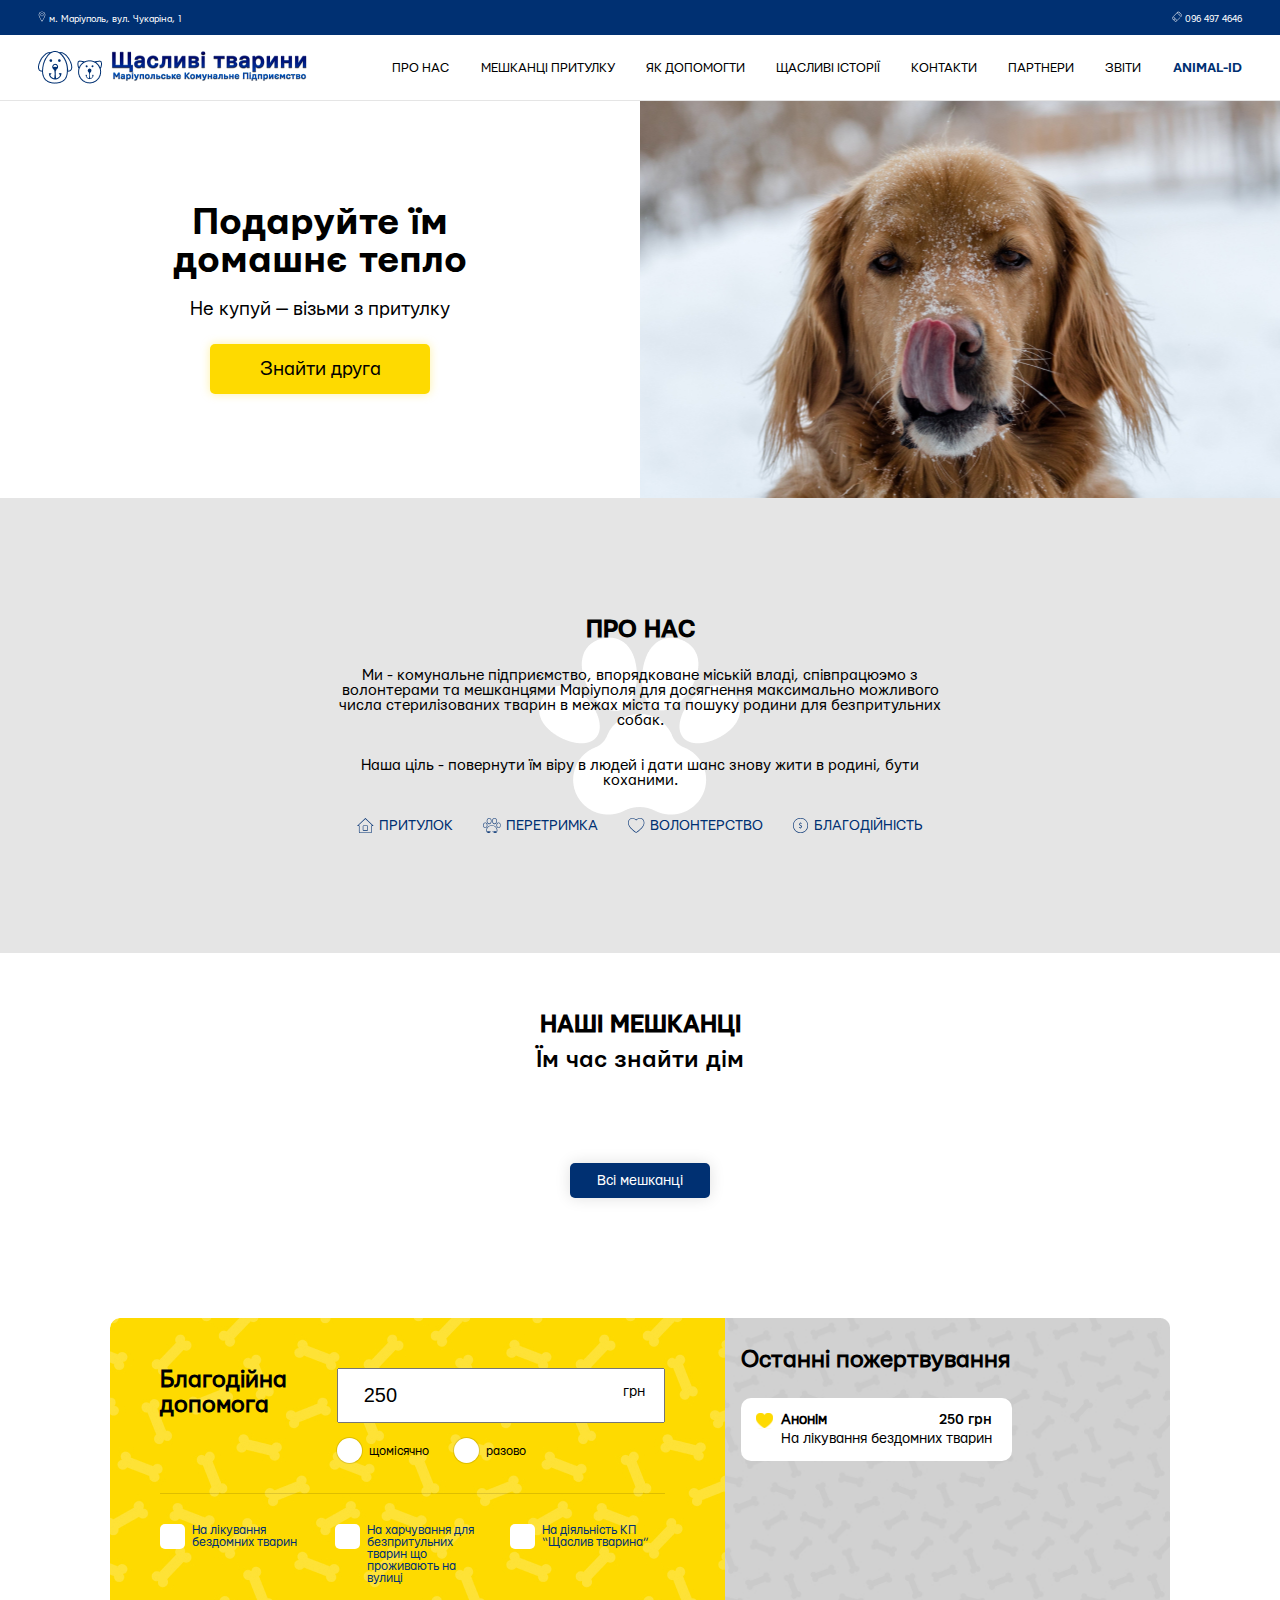
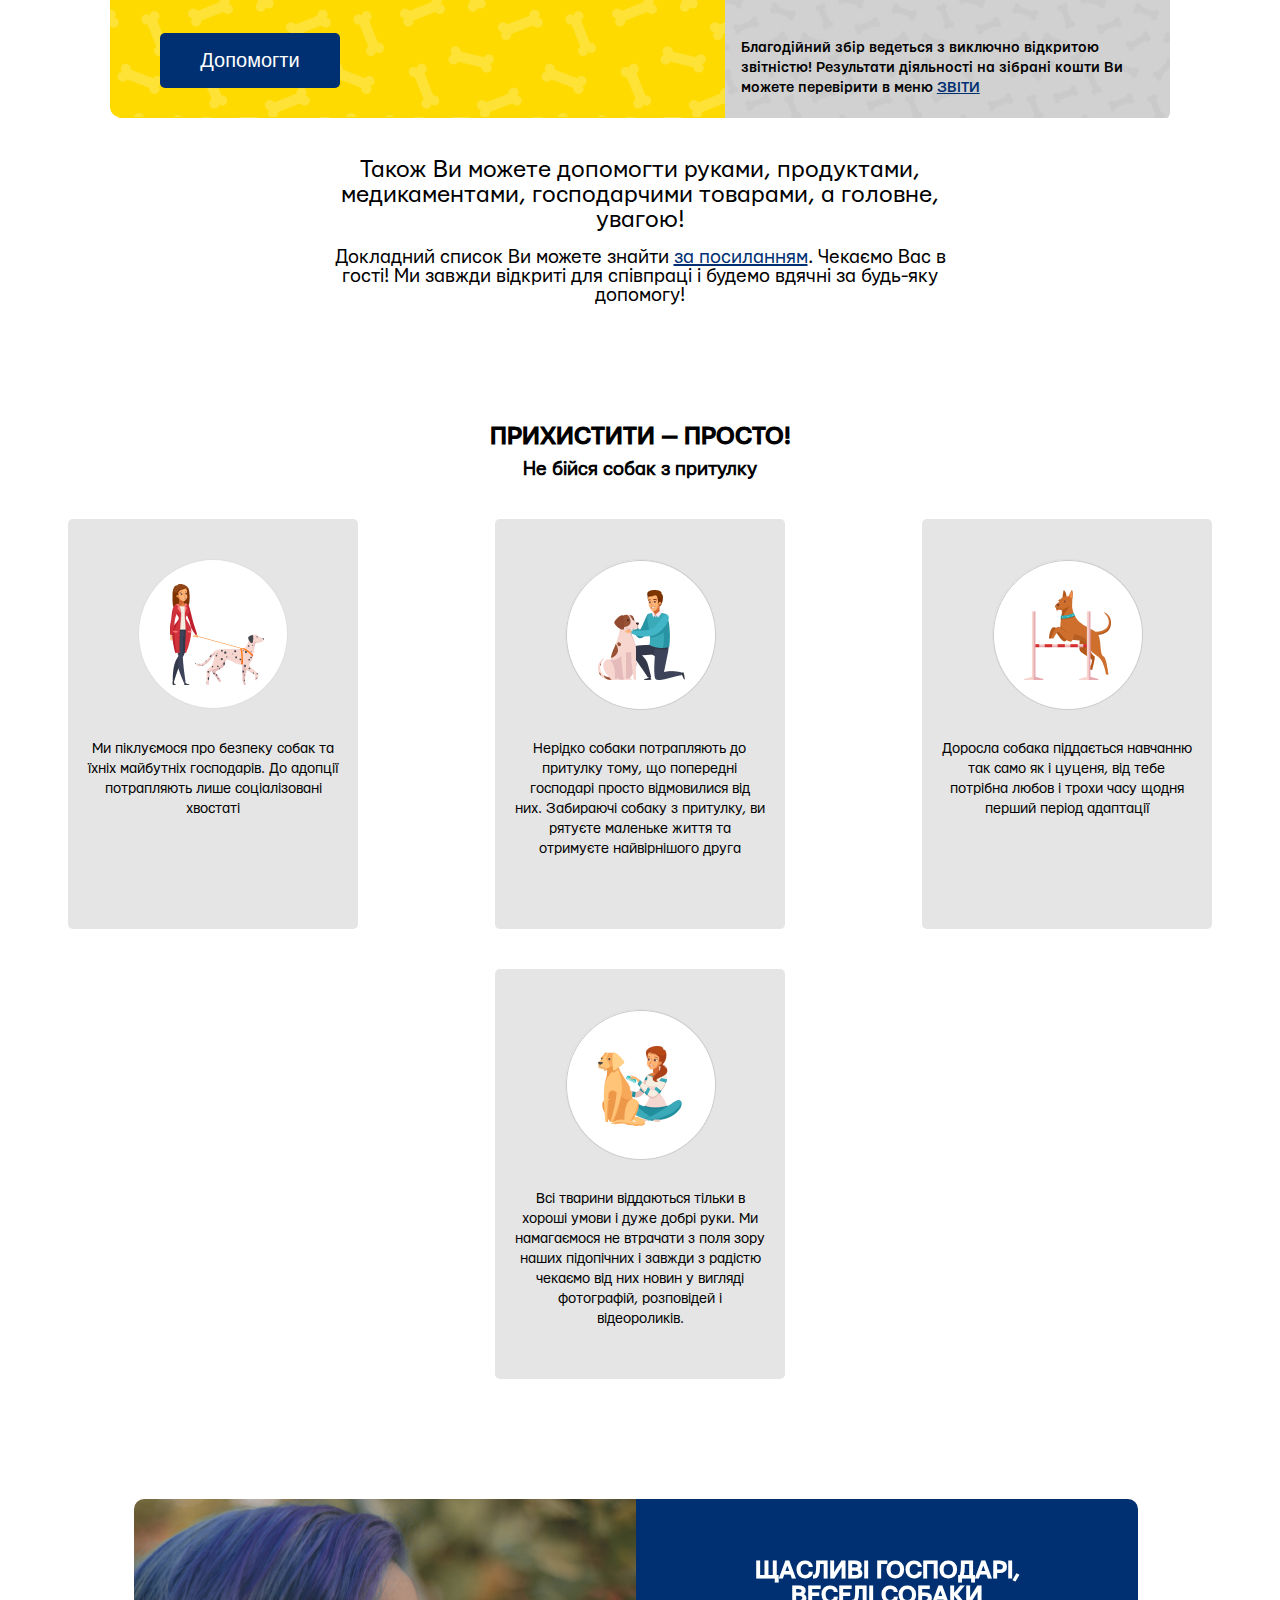
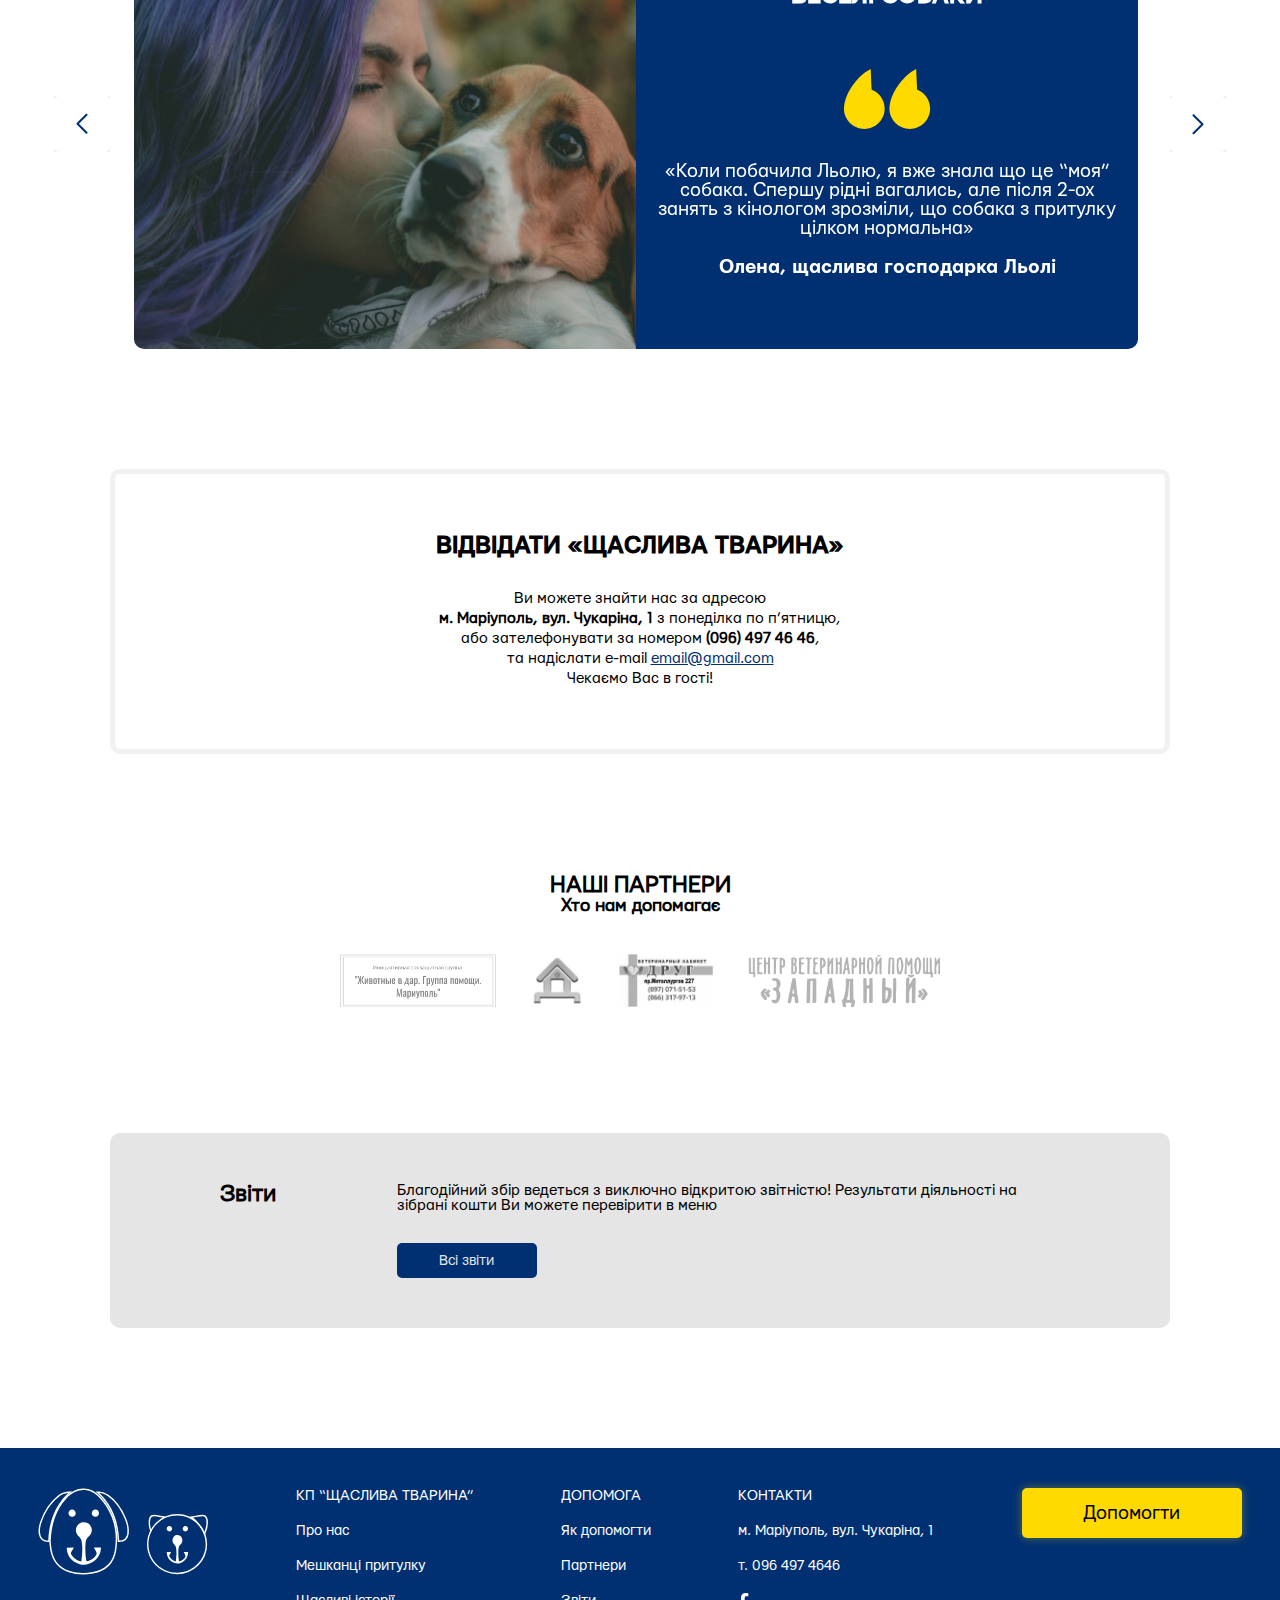
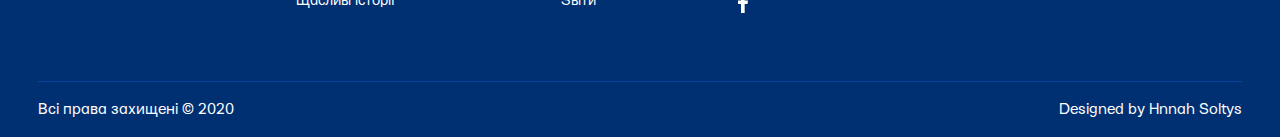
<file: index.html>
<!DOCTYPE html>
<html lang="uk">

<head>
    <meta charset="UTF-8">
    <meta http-equiv="X-UA-Compatible" content="IE=edge">
    <meta name="viewport" content="width=device-width, initial-scale=1.0">
    <link rel="icon" type="image/png" sizes="16x16" href="favicon.png">
    <link rel="stylesheet" href="./css/main.css">
    <title>«ЩАСЛИВА ТВАРИНА»</title>
</head>

<body>
    <header class="header">
        <div class="header__block--top">
            <div class="header__container">
                <a href="#" class="header__adress-link"><img src="./img/svg/mapmarker.svg" alt=""> м. Маріуполь, вул.
                    Чукаріна, 1</a>
                <a href="tel:0964974646" class="header__tel-link"><img src="./img/svg/mobile.svg" alt=""> 096 497 4646</a>
            </div>
        </div>
        <div class="header__block--bottom">
            <div class="header__container">
                <a href="index.html" class="header__logo logo">
                    <img src="./img/logo.png" alt="" class="logo-img-1">
                    <img src="./img/logo-name.png" alt="" class="logo-img-2">
                </a>
                <div class="nav__burger burger">
                    <div class="burger__icon"></div>
                </div>
                <ul class="header__nav nav">
                    <li class="nav__item"><a href="index.html#about-us" class="nav__link scroll-slow">Про НАС</a></li>
                    <li class="nav__item"><a href="index.html#ours-dogs" class="nav__link scroll-slow">Мешканці
                            притулку</a></li>
                    <li class="nav__item"><a href="index.html#donate" class="nav__link scroll-slow">Як допомогти</a>
                    </li>
                    <li class="nav__item"><a href="index.html#reviews" class="nav__link scroll-slow">щасливі історії</a>
                    </li>
                    <li class="nav__item"><a href="index.html#invitation" class="nav__link scroll-slow">контакти</a>
                    </li>
                    <li class="nav__item"><a href="index.html#partners" class="nav__link scroll-slow">партнери</a></li>
                    <li class="nav__item"><a href="index.html#reports-info" class="nav__link scroll-slow">Звіти</a></li>
                    <li class="nav__item"><a href="#" class="nav__link animal-id">Animal-id</a></li>
                </ul>

            </div>
        </div>
    </header>





    <main class="main">
        <section class="section-banner">
            <div class="section-banner__left-block">
                <h1 class="banner__title">Подаруйте їм домашнє тепло</h1>
                <p class="banner__subtitle">
                    Не купуй — візьми з притулку
                </p>
                <div class="footer__btn help-btn">
                    <a href="./pages/all-dogs.html" class="help-btn__link">Знайти друга</a>
                </div>

            </div>
            <div class="section-banner__right-block">
            </div>
        </section>

        <section class="section-about-us" id="about-us">
            <h2 class="about-us__title">
                ПРО НАС
            </h2>
            <p class="about-us__text">
                Ми - комунальне підприємство, впорядковане міській владі, співпрацюэмо з волонтерами та мешканцями
                Марiуполя для досягнення максимально можливого числа стерилізованих тварин в межах міста та пошуку
                родини для безпритульних собак.
            </p>
            <p class="about-us__text">
                Наша цiль - повернути їм віру в людей і дати шанс знову жити в родині, бути коханими.
            </p>
            <ul class="about-us__list">
                <li class="about-us__list-item"><img src="./img/svg/about-us-house.svg" alt=""> ПРИТУЛОК</li>
                <li class="about-us__list-item"><img src="./img/svg/about-us-pow.svg" alt=""> ПЕРЕТРИМКА</li>
                <li class="about-us__list-item"><img src="./img/svg/about-us-hart.svg" alt=""> ВОЛОНТЕРСТВО</li>
                <li class="about-us__list-item"><img src="./img/svg/about-us-coin.svg" alt=""> БЛАГОДIЙНIСТЬ</li>
            </ul>
        </section>

        <section class="section ours-dogs ours-dogs" id="ours-dogs">
            <h2 class="ours-dogs__title">НАШI МЕШКАНЦI</h2>
            <p class="ours-dogs__title">Їм час знайти дiм</p>
            <div class="ours-dogs__slider">
            </div>
            <div class="ours-dogs__btn btn">
                <a href="./pages/all-dogs.html" class="btn__link">Всі мешканці</a>
            </div>
        </section>

        <section class="section-donate donate" id="donate">
            <div class="donate__block">
                <div class="donate__block--left left-block">
                    <form action="#" method="GET" class="donate-form">
                        <div class="donate-form__first-row first-row">
                            <h4 class="donate-form__title">Благодійна допомога</h4>
                            <div class="first-row__inputs-block">
                                <input class="donate-form__input" type="text" value="250">
                                <input type="radio" name="donate" id="donate-form__radio-1" class="donate-form__radio">
                                <label for="donate-form__radio-1" class="donate-form__lable donate-form__lable--1">
                                    <span
                                        class="donate-form__custom-radio donate-form__custom-radio--1"></span>щомісячно
                                </label>
                                <input type="radio" name="donate" id="donate-form__radio-2" class="donate-form__radio">
                                <label for="donate-form__radio-2" class="donate-form__lable donate-form__lable--2">
                                    <span class="donate-form__custom-radio donate-form__custom-radio--2"></span>разово
                                </label>
                            </div>
                        </div>
                        <div class="donate-form__second-row">
                            <input type="checkbox" name="donate-disc" id="donate-disc-1" class="donate-form__checkbox">
                            <label for="donate-disc-1" class="donate-form__lable-disc">
                                <span class="donate-form__custom-checkbox donate-form__custom-checkbox--1"></span>
                                На лікування бездомних тварин
                            </label>
                            <input type="checkbox" name="donate-disc" id="donate-disc-2" class="donate-form__checkbox">
                            <label for="donate-disc-2" class="donate-form__lable-disc">
                                <span class="donate-form__custom-checkbox donate-form__custom-checkbox--2"></span>
                                На харчування для безпритульних тварин що проживають на вулиці
                            </label>
                            <input type="checkbox" name="donate-disc" id="donate-disc-3" class="donate-form__checkbox">
                            <label for="donate-disc-3" class="donate-form__lable-disc">
                                <span class="donate-form__custom-checkbox donate-form__custom-checkbox--3"></span>
                                На діяльність КП “Щаслив тварина”
                            </label>
                        </div>
                        <div class="donate-form__third-row">
                            <button class="donate__submit" type="submit" >
                                Допомогти
                            </button>
                        </div>
                    </form>
                </div>

                <div class="donate__block--right">
                    <div class="last-donate">
                        <h4 class="last-donate__title">
                            Останні пожертвування
                        </h4>
                        <div class="last-donate__block last-donator">
                            <div class="last-donator__first-row">
                                <h5 class="last-donator__name"> Анонім</h5>
                                <span class="last-donator__amount">250 грн</span>
                            </div>
                            <div class="last-donator__second-row">
                                <p class="last-donator__disc">На лікування бездомних тварин</p>
                            </div>
                        </div>
                    </div>
                    <p class="donate__info">
                        Благодійний збір ведеться з виключно відкритою звітністю! Результати діяльності на зібрані кошти
                        Ви можете перевірити в меню <a href="#" class="donate__link">ЗВІТИ</a>
                    </p>
                </div>
            </div>
            <div class="donate__text donate-text">
                <p class="donate-text__text--top">
                    Також Ви можете допомогти руками, продуктами, медикаментами, господарчими товарами, а головне,
                    увагою!
                </p>
                <p class="donate-text__text--bottom"> Докладний список Ви можете знайти <a
                        href="./pages/how-to-help.html" class="donate-text__link">за посиланням</a>. Чекаємо Вас в
                    гості! Ми завжди відкриті для
                    співпраці і будемо вдячні за будь-яку допомогу!
                </p>
            </div>

        </section>

        <section class="section-about-dogs about-dogs" id="about-dogs">
            <h2 class="about-dogs__title">ПРИХИСТИТИ — ПРОСТО!</h2>
            <h3 class="about-dogs__subtitle">Не бійся собак з притулку</h3>
            <div class="about-dogs__blocks">
                <div class="about-dogs__info-block info-block">
                    <div class="info-block__img-circle"><img src="./img/about-dogs-img1.png" alt=""> </div>
                    <p class="info-block__text">
                        Ми піклуємося про безпеку собак та їхніх майбутніх господарів. До адопції потрапляють лише
                        соціалізовані хвостаті
                    </p>
                </div>
                <div class="about-dogs__info-block info-block">
                    <div class="info-block__img-circle"><img src="./img/about-dogs-img2.png" alt=""> </div>
                    <p class="info-block__text">
                        Нерідко собаки потрапляють до притулку тому, що попередні господарі просто відмовилися від них.
                        Забираючі собаку з притулку, ви рятуєте маленьке життя та отримуєте найвірнішого друга
                    </p>
                </div>
                <div class="about-dogs__info-block info-block">
                    <div class="info-block__img-circle"><img src="./img/about-dogs-img3.png" alt=""> </div>
                    <p class="info-block__text">
                        Доросла собака піддається навчанню так само як і цуценя, від тебе потрібна любов і трохи часу
                        щодня перший період адаптації
                    </p>
                </div>
                <div class="about-dogs__info-block info-block">
                    <div class="info-block__img-circle"><img src="./img/about-dogs-img4.png" alt=""> </div>
                    <p class="info-block__text">
                        Всі тварини віддаються тільки в хороші умови і дуже добрі руки. Ми намагаємося не втрачати з
                        поля зору наших підопічних і завжди з радістю чекаємо від них новин у вигляді фотографій,
                        розповідей і відеороликів.
                    </p>
                </div>
            </div>
        </section>

        <section class="section-reviews reviews" id="reviews">
            <div class="reviews__slider">
                <div class="reviews__slide">
                    <div class="reviews__img">
                    </div>
                    <div class="reviews__text-block">
                        <h2 class="reviews__title">Щасливі Господарі, Веселі СОБАКИ</h2>
                        <img src="./img/svg/“.svg" alt="">
                        <p class="reviews__text">
                            «Коли побачила Льолю, я вже знала що це “моя” собака. Спершу рідні вагались, але після 2-ох
                            занять з кінологом зрозміли, що собака з притулку цілком нормальна»
                        </p>
                        <p class="reviews__name">
                            Олена, щаслива господарка Льолі
                        </p>
                    </div>
                </div>
                <div class="reviews__slide">
                    <div class="reviews__img">
                    </div>
                    <div class="reviews__text-block">
                        <h2 class="reviews__title">Щасливі Господарі, Веселі СОБАКИ</h2>
                        <img src="./img/svg/“.svg" alt="">
                        <p class="reviews__text">
                            «Коли побачила Льолю, я вже знала що це “моя” собака. Спершу рідні вагались, але після 2-ох
                            занять з кінологом зрозміли, що собака з притулку цілком нормальна»
                        </p>
                        <p class="reviews__name">
                            Олена, щаслива господарка Льолі
                        </p>
                    </div>
                </div>
            </div>
        </section>

        <section class="section-invitation invitation" id="invitation">
            <div class="invitation__block">
                <h2 class="invitation__title">ВІДВІДАТИ «ЩАСЛИВА ТВАРИНА»</h2>
                <p class="invitation__text">
                    Ви можете знайти нас за адресою <br> <b> м. Маріуполь, вул. Чукаріна, 1</b> з понеділка по п’ятницю,
                    або зателефонувати за номером <b><a href="tel:(096)4974646" class="invitation__phone">(096) 497 46
                            46</a></b>, <br>та надіслати e-mail <a href="mailto:email@gmail.com"
                        class="invitation__link">email@gmail.com</a> <br> Чекаємо Вас в гості!
                </p>
            </div>
        </section>

        <section class="section-partners partners" id="partners">
            <h2 class="partners__title">
                НАШІ ПАРТНЕРИ
            </h2>
            <h3 class="partners__title ">Хто нам допомагає</h3>
            <ul class="partners__list partners-list">
                <li class="partners-list__item">
                    <img src="./img/partner1.png" alt="" class="partners-list__img">
                </li>
                <li class="partners-list__item">
                    <img src="./img/partner2.png" alt="" class="partners-list__img">
                </li>
                <li class="partners-list__item">
                    <img src="./img/partner3.png" alt="" class="partners-list__img">
                </li>
                <li class="partners-list__item">
                    <img src="./img/partner4.png" alt="" class="partners-list__img">
                </li>
            </ul>
        </section>

        <section class="section-reports-info reports-info" id="reports-info">
            <div class="reports-info__block">
                <div class="reports-info__block--left">
                    <h2 class="reports-info__title">Звіти</h2>
                </div>
                <div class="reports-info__block--right">
                    <p class="reports-info__title">
                        Благодійний збір ведеться з виключно відкритою звітністю! Результати діяльності на зібрані кошти
                        Ви можете перевірити в меню
                    </p>
                    <div class="reports-info__btn btn">
                        <a href="./pages/all-reports.html" class="btn__link">Всі звіти</a>
                    </div>
                </div>
            </div>
        </section>

    </main>
    <footer class="footer">
        <div class="footer__container">
            <div class="footer__block--top">
                <img src="./img/svg/footer-logo.svg" alt="" class="footer__logo">
                <ul class="footer__list footer-list">
                    <li class="footer-list__item"><a href="index.html" class="footer-list__link">КП “ЩАСЛИВА
                            ТВАРИНА”</a></li>
                    <li class="footer-list__item"><a href="index.html#about-us" class="footer-list__link">Про нас</a>
                    </li>
                    <li class="footer-list__item"><a href="index.html#ours-dogs" class="footer-list__link">Мешканці
                            притулку</a></li>
                    <li class="footer-list__item"><a href="index.html#reviews" class="footer-list__link">Щасливі
                            історії</a></li>
                </ul>
                <ul class="footer__list footer-list">
                    <li class="footer-list__item"><a href="index.html#donate" class="footer-list__link">Допомога</a>
                    </li>
                    <li class="footer-list__item"><a href="" class="footer-list__link">Як допомогти</a></li>
                    <li class="footer-list__item"><a href="index.html#partners" class="footer-list__link">Партнери</a>
                    </li>
                    <li class="footer-list__item"><a href="index.html#reports-info" class="footer-list__link">Звіти</a>
                    </li>
                </ul>
                <ul class="footer__list footer-list">
                    <li class="footer-list__item"><a href="index.html#invitation" class="footer-list__link">Контакти</a>
                    </li>
                    <li class="footer-list__item"><a href="#" class="footer-list__link">м. Маріуполь, вул. Чукаріна,
                            1</a></li>
                    <li class="footer-list__item"><a href="tel:(096)4974646" class="footer-list__link">т. 096 497
                            4646</a></li>
                    <li class="footer-list__item"><a href="https://www.facebook.com/" class="footer-list__link"><img
                                src="./img/svg/facebook.svg" alt=""></a></li>
                </ul>
                <div class="footer__btn help-btn">
                    <a href="index.html#donate" class="help-btn__link">Допомогти</a>
                </div>
            </div>
            <div class="footer__block--bottom">
                <span class="rights">Всі права захищені © 2020</span>
                <span class="author">Designed by Hnnah Soltys</span>
            </div>
        </div>
    </footer>
    <script src="./js/jquery-3.6.0.min.js"></script>
    <script src="./js/slick.min.js"></script>
    <script src="./js/app.js"></script>
</body>

</html>
</file>
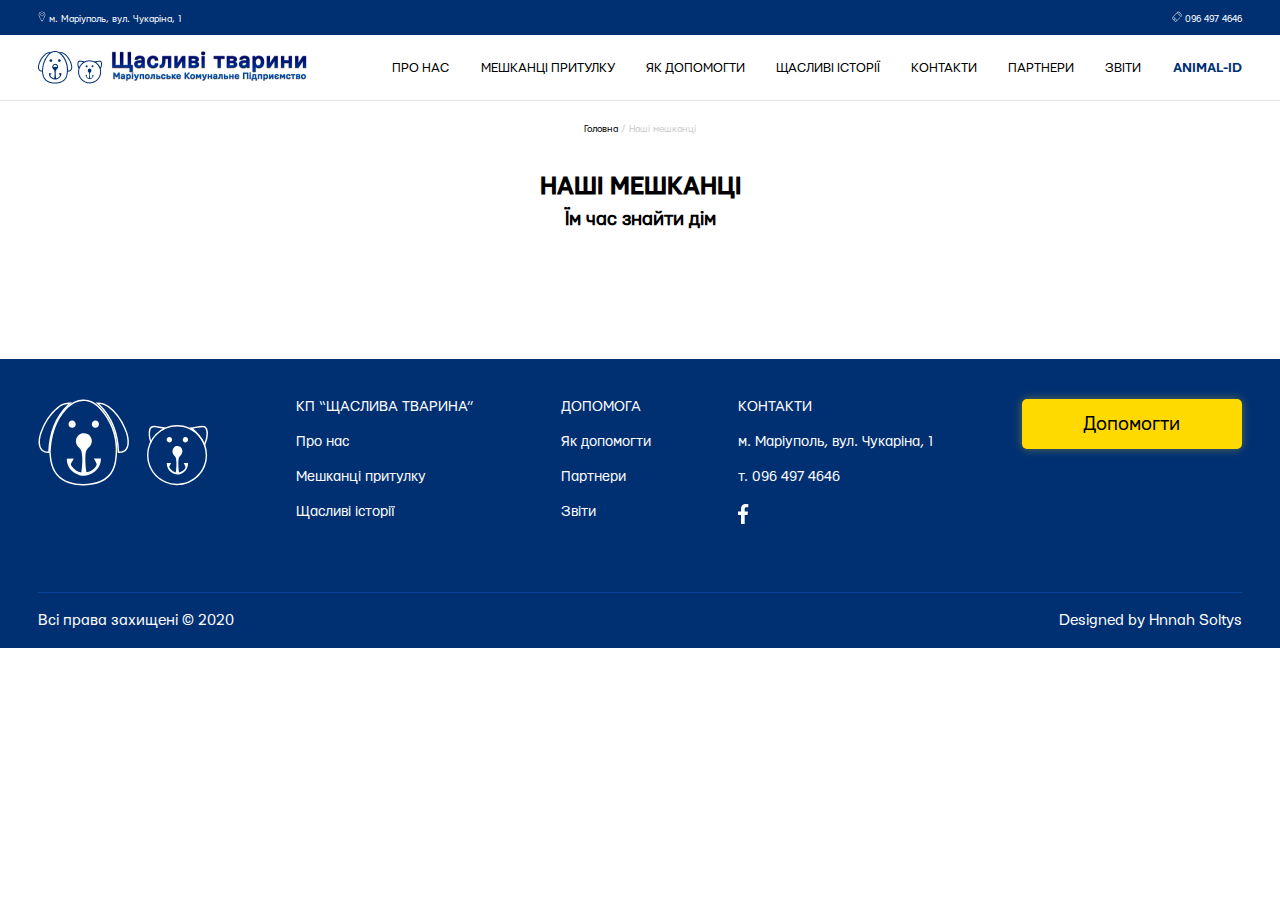
<file: pages/all-dogs.html>
<!DOCTYPE html>
<html lang="uk">

<head>
    <meta charset="UTF-8">
    <meta http-equiv="X-UA-Compatible" content="IE=edge">
    <meta name="viewport" content="width=device-width, initial-scale=1.0">
    <base href="../">
    <link rel="icon" type="image/png" sizes="16x16" href="favicon.png">
    <link rel="stylesheet" href="./css/main.css">
    <title>«ЩАСЛИВА ТВАРИНА»</title>
</head>

<body>
    <header class="header">
        <div class="header__block--top">
            <div class="header__container">
                <a href="#" class="header__adress-link"><img src="./img/svg/mapmarker.svg" alt=""> м. Маріуполь, вул.
                    Чукаріна, 1</a>
                <a href="tel:0964974646" class="header__tel-link"><img src="./img/svg/mobile.svg" alt=""> 096 497 4646</a>
            </div>
        </div>
        <div class="header__block--bottom">
            <div class="header__container">
                <a href="index.html" class="header__logo logo">
                    <img src="./img/logo.png" alt="" class="logo-img-1">
                    <img src="./img/logo-name.png" alt="" class="logo-img-2">
                </a>
                <div class="nav__burger burger">
                    <div class="burger__icon"></div>
                </div>
                <ul class="header__nav nav">
                    <li class="nav__item"><a href="index.html#about-us" class="nav__link">Про НАС</a></li>
                    <li class="nav__item"><a href="index.html#ours-dogs" class="nav__link">Мешканці притулку</a></li>
                    <li class="nav__item"><a href="index.html#donate" class="nav__link">Як допомогти</a></li>
                    <li class="nav__item"><a href="index.html#reviews" class="nav__link">щасливі історії</a></li>
                    <li class="nav__item"><a href="index.html#invitation" class="nav__link">контакти</a></li>
                    <li class="nav__item"><a href="index.html#partners" class="nav__link">партнери</a></li>
                    <li class="nav__item"><a href="index.html#reports-info" class="nav__link">Звіти</a></li>
                    <li class="nav__item"><a href="#" class="nav__link animal-id">Animal-id</a></li>
                </ul>

            </div>
        </div>
    </header>

    <main class="main">
        <div class="pages-nav">
            <a href="index.html" class="pages-nav__home-link">Головна </a><span class="pages-nav__current-page">/ Наші
                мешканці</span>
        </div>
        <section class="section-all-dogs all-dogs">

            <h2 class="all-dogs__title">
                НАШI МЕШКАНЦI
            </h2>
            <h3 class="all-dogs__subtitle">
                Їм час знайти дiм
            </h3>
            <div class="all-dogs__gallery">
                
            </div>
            <ul class="all-dogs__pages-select pages-list">
                <li class="pages-list__item"></li>
                <li class="pages-list__item"></li>
                <li class="pages-list__item"></li>
            </ul>

            
        </section>


    </main>

    <footer class="footer">
        <div class="footer__container">
            <div class="footer__block--top">
                <img src="./img/svg/footer-logo.svg" alt="" class="footer__logo">
                <ul class="footer__list footer-list">
                    <li class="footer-list__item"><a href="index.html" class="footer-list__link">КП “ЩАСЛИВА ТВАРИНА”</a></li>
                    <li class="footer-list__item"><a href="index.html#about-us" class="footer-list__link">Про нас</a></li>
                    <li class="footer-list__item"><a href="index.html#ours-dogs" class="footer-list__link">Мешканці притулку</a></li>
                    <li class="footer-list__item"><a href="index.html#reviews" class="footer-list__link">Щасливі історії</a></li>
                </ul>
                <ul class="footer__list footer-list">
                    <li class="footer-list__item"><a href="index.html#donate" class="footer-list__link">Допомога</a></li>
                    <li class="footer-list__item"><a href="" class="footer-list__link">Як допомогти</a></li>
                    <li class="footer-list__item"><a href="index.html#partners" class="footer-list__link">Партнери</a></li>
                    <li class="footer-list__item"><a href="index.html#reports-info" class="footer-list__link">Звіти</a></li>
                </ul>
                <ul class="footer__list footer-list">
                    <li class="footer-list__item"><a href="index.html#invitation" class="footer-list__link">Контакти</a></li>
                    <li class="footer-list__item"><a href="#" class="footer-list__link">м. Маріуполь, вул. Чукаріна,
                            1</a></li>
                    <li class="footer-list__item"><a href="tel:(096)4974646" class="footer-list__link">т. 096 497 4646</a></li>
                    <li class="footer-list__item"><a href="https://www.facebook.com/" class="footer-list__link"><img src="./img/svg/facebook.svg" alt=""></a></li>
                </ul>
                <div class="footer__btn help-btn">
                    <a href="index.html#donate" class="help-btn__link">Допомогти</a>
                </div>
            </div>
            <div class="footer__block--bottom">
                <span class="rights">Всі права захищені © 2020</span>
                <span class="author">Designed by Hnnah Soltys</span>
            </div>
        </div>
    </footer>
    <script src="./js/jquery-3.6.0.min.js"></script>
    <script src="./js/slick.min.js"></script>
    <script src="./js/app.js"></script>
</body>

</html>
</file>
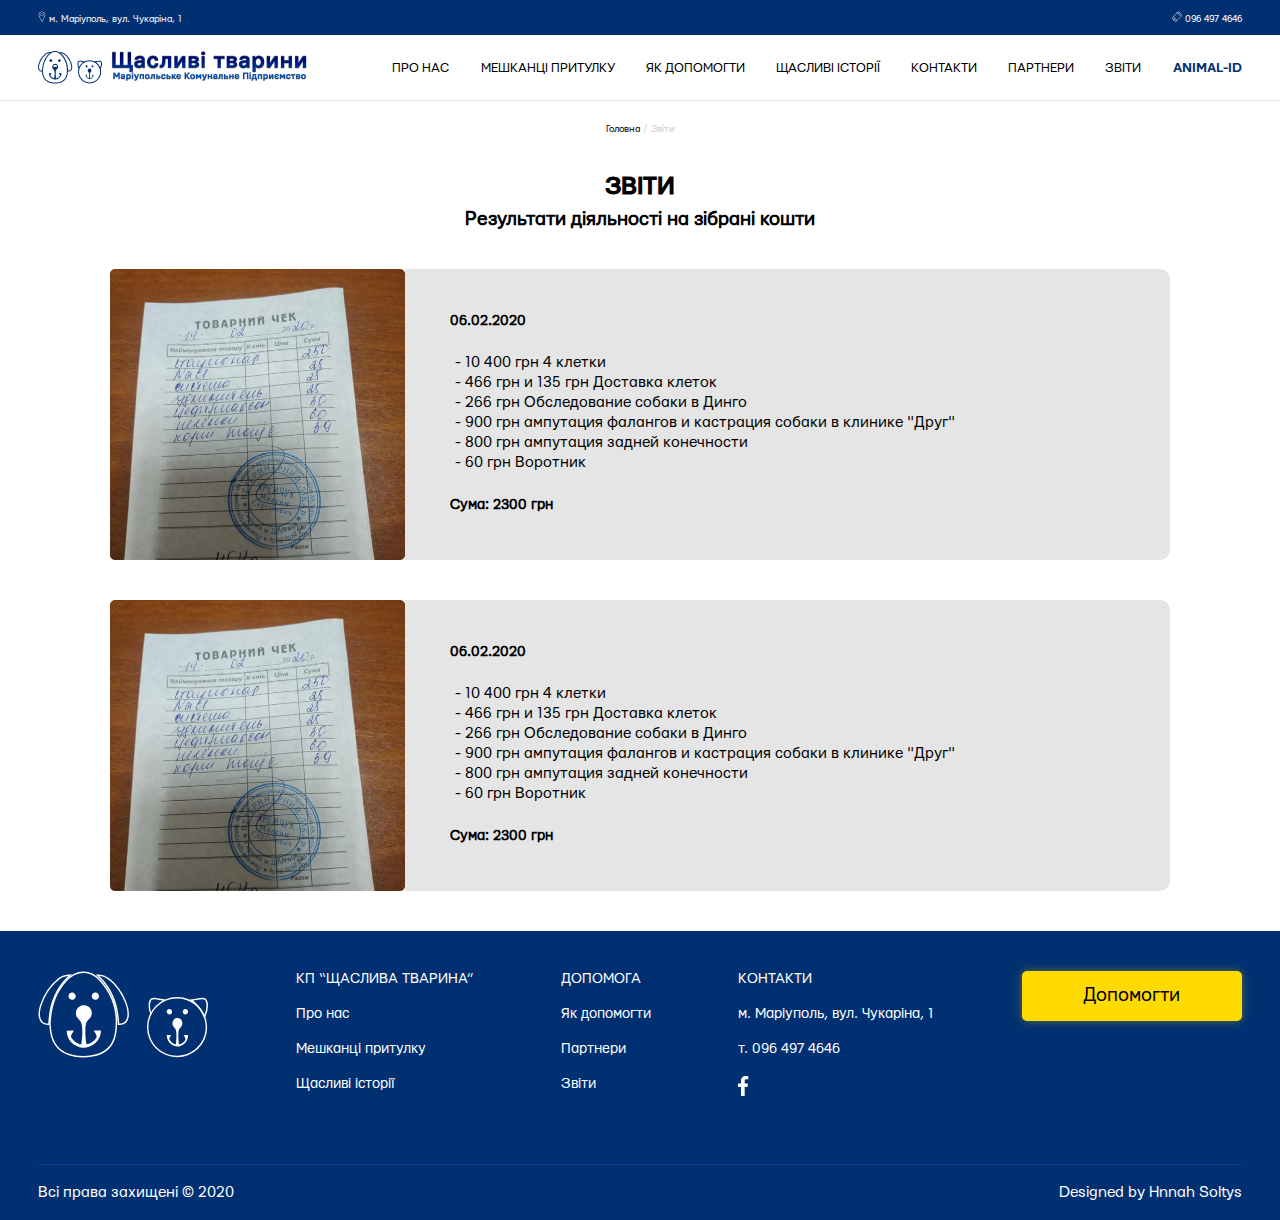
<file: pages/all-reports.html>
<!DOCTYPE html>
<html lang="uk">

<head>
    <meta charset="UTF-8">
    <meta http-equiv="X-UA-Compatible" content="IE=edge">
    <meta name="viewport" content="width=device-width, initial-scale=1.0">
    <base href="../">
    <link rel="icon" type="image/png" sizes="16x16" href="favicon.png">
    <link rel="stylesheet" href="./css/main.css">
    <title>«ЩАСЛИВА ТВАРИНА»</title>
</head>

<body>
    <header class="header">
        <div class="header__block--top">
            <div class="header__container">
                <a href="#" class="header__adress-link"><img src="./img/svg/mapmarker.svg" alt=""> м. Маріуполь, вул.
                    Чукаріна, 1</a>
                <a href="tel:0964974646" class="header__tel-link"><img src="./img/svg/mobile.svg" alt=""> 096 497 4646</a>
            </div>
        </div>
        <div class="header__block--bottom">
            <div class="header__container">
                <a href="index.html" class="header__logo logo">
                    <img src="./img/logo.png" alt="" class="logo-img-1">
                    <img src="./img/logo-name.png" alt="" class="logo-img-2">
                </a>
                <div class="nav__burger burger">
                    <div class="burger__icon"></div>
                </div>
                <ul class="header__nav nav">
                    <li class="nav__item"><a href="index.html#about-us" class="nav__link">Про НАС</a></li>
                    <li class="nav__item"><a href="index.html#ours-dogs" class="nav__link">Мешканці притулку</a></li>
                    <li class="nav__item"><a href="index.html#donate" class="nav__link">Як допомогти</a></li>
                    <li class="nav__item"><a href="index.html#reviews" class="nav__link">щасливі історії</a></li>
                    <li class="nav__item"><a href="index.html#invitation" class="nav__link">контакти</a></li>
                    <li class="nav__item"><a href="index.html#partners" class="nav__link">партнери</a></li>
                    <li class="nav__item"><a href="index.html#reports-info" class="nav__link">Звіти</a></li>
                    <li class="nav__item"><a href="#" class="nav__link animal-id">Animal-id</a></li>
                </ul>

            </div>
        </div>
    </header>

    <main class="main">
        <div class="pages-nav">
            <a href="index.html" class="pages-nav__home-link">Головна </a><span class="pages-nav__current-page">/
                Звіти</span>
        </div>

        <section class="section-all-reports all-reports">
            <h2 class="all-reports__title">ЗВІТИ</h2>
            <h3 class="all-reports__subtitle">Результати діяльності на зібрані кошти</h3>
            <div class="all-reports__base">
                <div class="all-reports__block report">
                    <img src="../img/report06.02.2020.jpg" alt="" class="report__img">
                    <div class="report__text">
                        <h4 class="report__date">
                            06.02.2020
                        </h4>
                        <ul class="report__list">
                            <li class="report__list-item">10 400 грн 4 клетки</li>
                            <li class="report__list-item">466 грн и 135 грн Доставка клеток</li>
                            <li class="report__list-item"> 266 грн Обследование собаки в Динго</li>
                            <li class="report__list-item">900 грн ампутация фалангов и кастрация собаки в клинике "Друг"
                            </li>
                            <li class="report__list-item">
                                800 грн ампутация задней конечности</li>
                            <li class="report__list-item"> 60 грн Воротник</li>
                        </ul>
                        <h5 class="report__total">Сума: 2300 грн</h5>
                    </div>
                </div>
                <div class="all-reports__block report">
                    <img src="../img/report06.02.2020.jpg" alt="" class="report__img">
                    <div class="report__text">
                        <h4 class="report__date">
                            06.02.2020
                        </h4>
                        <ul class="report__list">
                            <li class="report__list-item">10 400 грн 4 клетки</li>
                            <li class="report__list-item">466 грн и 135 грн Доставка клеток</li>
                            <li class="report__list-item"> 266 грн Обследование собаки в Динго</li>
                            <li class="report__list-item">900 грн ампутация фалангов и кастрация собаки в клинике "Друг"
                            </li>
                            <li class="report__list-item">
                                800 грн ампутация задней конечности</li>
                            <li class="report__list-item"> 60 грн Воротник</li>
                        </ul>
                        <h5 class="report__total">Сума: 2300 грн</h5>
                    </div>
                </div>
            </div>
        </section>

    </main>

    <footer class="footer">
        <div class="footer__container">
            <div class="footer__block--top">
                <img src="./img/svg/footer-logo.svg" alt="" class="footer__logo">
                <ul class="footer__list footer-list">
                    <li class="footer-list__item"><a href="index.html" class="footer-list__link">КП “ЩАСЛИВА ТВАРИНА”</a></li>
                    <li class="footer-list__item"><a href="index.html#about-us" class="footer-list__link">Про нас</a></li>
                    <li class="footer-list__item"><a href="index.html#ours-dogs" class="footer-list__link">Мешканці притулку</a></li>
                    <li class="footer-list__item"><a href="index.html#reviews" class="footer-list__link">Щасливі історії</a></li>
                </ul>
                <ul class="footer__list footer-list">
                    <li class="footer-list__item"><a href="index.html#donate" class="footer-list__link">Допомога</a></li>
                    <li class="footer-list__item"><a href="" class="footer-list__link">Як допомогти</a></li>
                    <li class="footer-list__item"><a href="index.html#partners" class="footer-list__link">Партнери</a></li>
                    <li class="footer-list__item"><a href="index.html#reports-info" class="footer-list__link">Звіти</a></li>
                </ul>
                <ul class="footer__list footer-list">
                    <li class="footer-list__item"><a href="index.html#invitation" class="footer-list__link">Контакти</a></li>
                    <li class="footer-list__item"><a href="#" class="footer-list__link">м. Маріуполь, вул. Чукаріна,
                            1</a></li>
                    <li class="footer-list__item"><a href="tel:(096)4974646" class="footer-list__link">т. 096 497 4646</a></li>
                    <li class="footer-list__item"><a href="https://www.facebook.com/" class="footer-list__link"><img src="./img/svg/facebook.svg" alt=""></a></li>
                </ul>
                <div class="footer__btn help-btn">
                    <a href="index.html#donate" class="help-btn__link">Допомогти</a>
                </div>
            </div>
            <div class="footer__block--bottom">
                <span class="rights">Всі права захищені © 2020</span>
                <span class="author">Designed by Hnnah Soltys</span>
            </div>
        </div>
    </footer>
    <script src="./js/jquery-3.6.0.min.js"></script>
    <script src="./js/slick.min.js"></script>
    <script src="./js/app.js"></script>
</body>

</html>
</file>
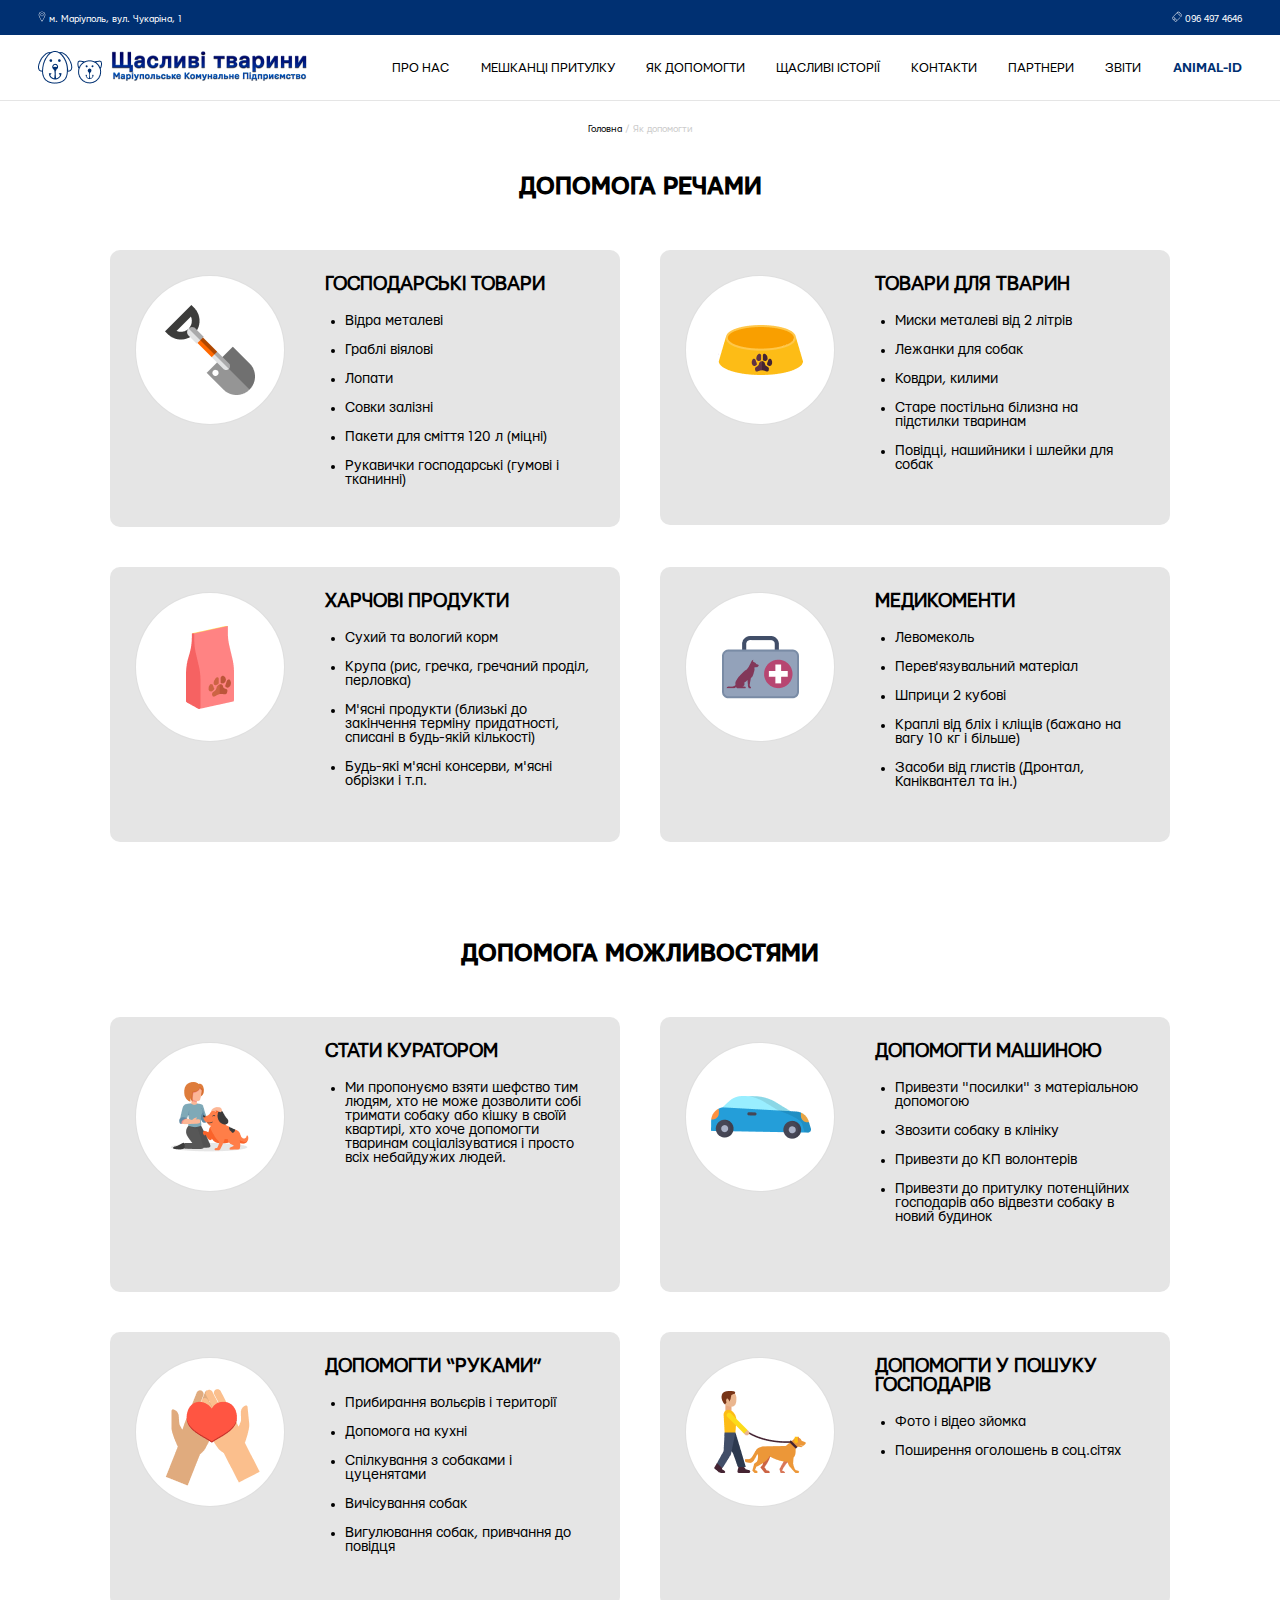
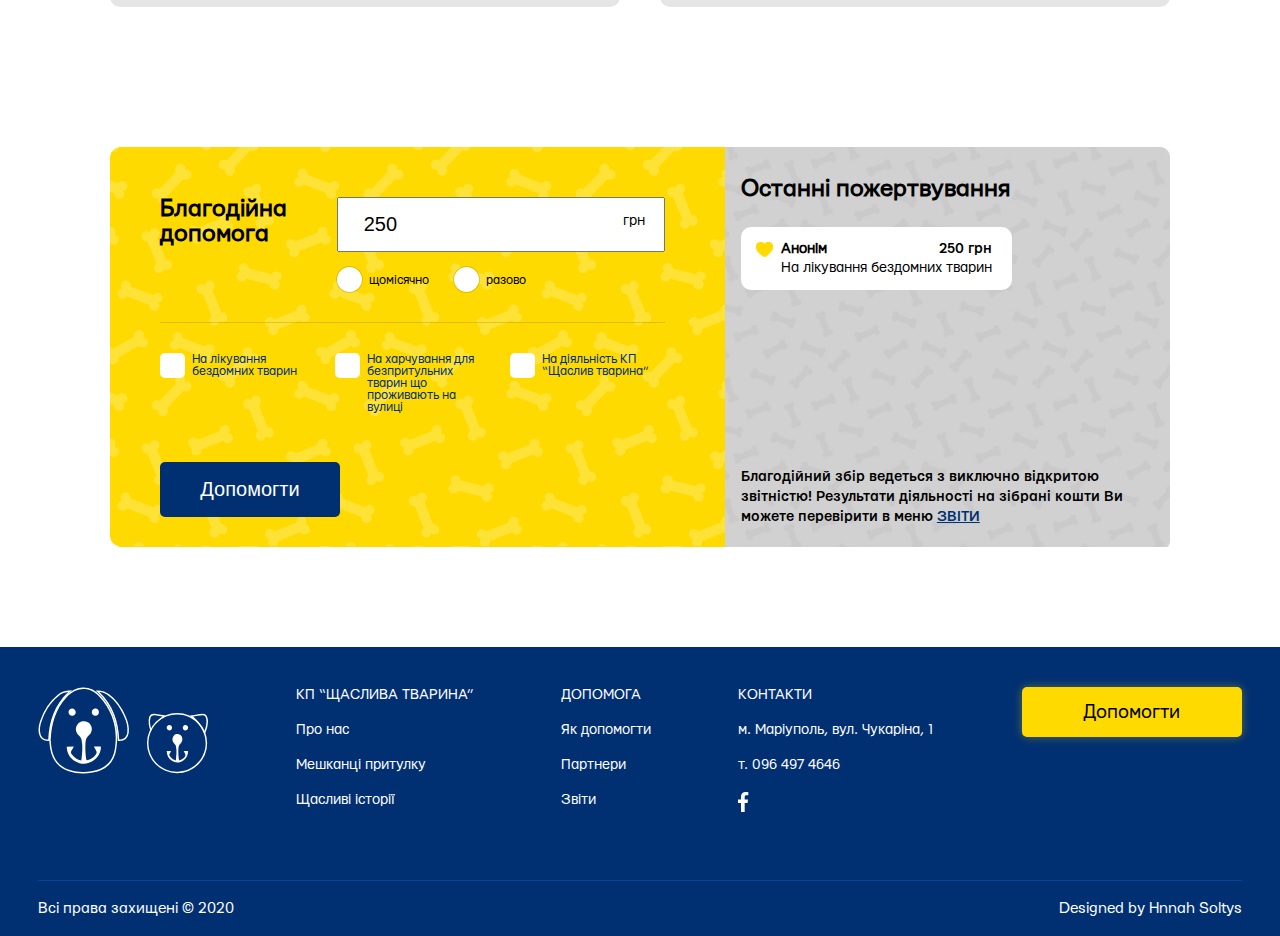
<file: pages/how-to-help.html>
<!DOCTYPE html>
<html lang="uk">

<head>
    <meta charset="UTF-8">
    <meta http-equiv="X-UA-Compatible" content="IE=edge">
    <meta name="viewport" content="width=device-width, initial-scale=1.0">
    <base href="../">
    <link rel="icon" type="image/png" sizes="16x16" href="favicon.png">
    <link rel="stylesheet" href="./css/main.css">
    <title>«ЩАСЛИВА ТВАРИНА»</title>
</head>

<body>
    <header class="header">
        <div class="header__block--top">
            <div class="header__container">
                <a href="#" class="header__adress-link"><img src="./img/svg/mapmarker.svg" alt=""> м. Маріуполь, вул.
                    Чукаріна, 1</a>
                <a href="tel:0964974646" class="header__tel-link"><img src="./img/svg/mobile.svg" alt=""> 096 497 4646</a>
            </div>
        </div>
        <div class="header__block--bottom">
            <div class="header__container">
                <a href="index.html" class="header__logo logo">
                    <img src="./img/logo.png" alt="" class="logo-img-1">
                    <img src="./img/logo-name.png" alt="" class="logo-img-2">
                </a>
                <div class="nav__burger burger">
                    <div class="burger__icon"></div>
                </div>
                <ul class="header__nav nav">
                    <li class="nav__item"><a href="index.html#about-us" class="nav__link">Про НАС</a></li>
                    <li class="nav__item"><a href="index.html#ours-dogs" class="nav__link">Мешканці притулку</a></li>
                    <li class="nav__item"><a href="index.html#donate" class="nav__link">Як допомогти</a></li>
                    <li class="nav__item"><a href="index.html#reviews" class="nav__link">щасливі історії</a></li>
                    <li class="nav__item"><a href="index.html#invitation" class="nav__link">контакти</a></li>
                    <li class="nav__item"><a href="index.html#partners" class="nav__link">партнери</a></li>
                    <li class="nav__item"><a href="index.html#reports-info" class="nav__link">Звіти</a></li>
                    <li class="nav__item"><a href="#" class="nav__link animal-id">Animal-id</a></li>
                </ul>

            </div>
        </div>
    </header>

    <main class="main">
        <div class="pages-nav">
            <a href="index.html" class="pages-nav__home-link">Головна </a><span class="pages-nav__current-page">/ Як
                допомогти</span>
        </div>

        <section class="section-how-to-help how-to-help">
            <h2 class="how-to-help__title">ДОПОМОГА РЕЧАМИ</h2>
            <div class="how-to-help-things help-things">
                <div class="help-things__block">
                    <div class="help-things__img-circle">
                        <img src="../img/help-things-img1.png" alt="">
                    </div>
                    <div class="help-things__text">
                        <h3 class="help-things__title">ГОСПОДАРСЬКІ ТОВАРИ</h3>
                        <ul class="help-things__list">
                            <li class="help-things__list-item">Відра металеві</li>
                            <li class="help-things__list-item">Граблі віялові</li>
                            <li class="help-things__list-item">Лопати</li>
                            <li class="help-things__list-item">Совки залізні</li>
                            <li class="help-things__list-item">Пакети для сміття 120 л (міцні)</li>
                            <li class="help-things__list-item">Рукавички господарські (гумові і тканинні)</li>
                        </ul>
                    </div>
                </div>
                <div class="help-things__block">
                    <div class="help-things__img-circle">
                        <img src="../img/help-things-img2.png" alt="">
                    </div>
                    <div class="help-things__text">
                        <h3 class="help-things__title">ТОВАРИ ДЛЯ ТВАРИН</h3>
                        <ul class="help-things__list">
                            <li class="help-things__list-item">Миски металеві від 2 літрів</li>
                            <li class="help-things__list-item">Лежанки для собак</li>
                            <li class="help-things__list-item">Ковдри, килими</li>
                            <li class="help-things__list-item">Старе постільна білизна на підстилки тваринам</li>
                            <li class="help-things__list-item">Повідці, нашийники і шлейки для собак</li>
                        </ul>
                    </div>
                </div>
                <div class="help-things__block">
                    <div class="help-things__img-circle">
                        <img src="../img/help-things-img3.png" alt="">
                    </div>
                    <div class="help-things__text">
                        <h3 class="help-things__title">ХАРЧОВІ ПРОДУКТИ</h3>
                        <ul class="help-things__list">
                            <li class="help-things__list-item">Сухий та вологий корм</li>
                            <li class="help-things__list-item">Крупа (рис, гречка, гречаний проділ, перловка)</li>
                            <li class="help-things__list-item">М'ясні продукти (близькі до закінчення терміну придатності, списані в будь-якій кількості)</li>
                            <li class="help-things__list-item">Будь-які м'ясні консерви, м'ясні обрізки і т.п.</li>
                        </ul>
                    </div>
                    
                </div>
                <div class="help-things__block">
                    <div class="help-things__img-circle">
                        <img src="../img/help-things-img4.png" alt="">
                    </div>
                    <div class="help-things__text">
                        <h3 class="help-things__title">МЕДИКОМЕНТИ</h3>
                        <ul class="help-things__list">
                            <li class="help-things__list-item">Левомеколь</li>
                            <li class="help-things__list-item">Перев'язувальний матеріал</li>
                            <li class="help-things__list-item">Шприци 2 кубові</li>
                            <li class="help-things__list-item">Краплі від бліх і кліщів (бажано на вагу 10 кг і більше)</li>
                            <li class="help-things__list-item">Засоби від глистів (Дронтал, Каніквантел та ін.)</li>
                        </ul>
                    </div>
                    
                </div>
                


            </div>

            <h2 class="how-to-help__title">ДОПОМОГА МОЖЛИВОСТЯМИ</h2>
            <div class="how-to-help-things help-things">
                <div class="help-things__block">
                    <div class="help-things__img-circle">
                        <img src="../img/help-things-img5.png" alt="">
                    </div>
                    <div class="help-things__text">
                        <h3 class="help-things__title">СТАТИ КУРАТОРОМ</h3>
                        <ul class="help-things__list">
                            <li class="help-things__list-item">Ми пропонуємо взяти шефство тим людям, хто не може дозволити собі тримати собаку або кішку в своїй квартирі, хто хоче допомогти тваринам соціалізуватися і просто всіх небайдужих людей.</li>
                            
                        </ul>
                    </div>
                </div>
                <div class="help-things__block">
                    <div class="help-things__img-circle">
                        <img src="../img/help-things-img6.png" alt="">
                    </div>
                    <div class="help-things__text">
                        <h3 class="help-things__title">ДОПОМОГТИ МАШИНОЮ</h3>
                        <ul class="help-things__list">
                            <li class="help-things__list-item">Привезти "посилки" з матеріальною допомогою</li>
                            <li class="help-things__list-item">Звозити собаку в клініку</li>
                            <li class="help-things__list-item">Привезти до КП волонтерів</li>
                            <li class="help-things__list-item">Привезти до притулку потенційних господарів або відвезти собаку в новий будинок</li>
                        </ul>
                    </div>
                </div>
                <div class="help-things__block">
                    <div class="help-things__img-circle">
                        <img src="../img/help-things-img7.png" alt="">
                    </div>
                    <div class="help-things__text">
                        <h3 class="help-things__title">ДОПОМОГТИ “РУКАМИ”</h3>
                        <ul class="help-things__list">
                            <li class="help-things__list-item">Прибирання вольєрів і території</li>
                            <li class="help-things__list-item">Допомога на кухні</li>
                            <li class="help-things__list-item">Спілкування з собаками і цуценятами</li>
                            <li class="help-things__list-item">Вичісування собак</li>
                            <li class="help-things__list-item">Вигулювання собак, привчання до повідця</li>
                        </ul>
                    </div>
                    
                </div>
                <div class="help-things__block">
                    <div class="help-things__img-circle">
                        <img src="../img/help-things-img8.png" alt="">
                    </div>
                    <div class="help-things__text">
                        <h3 class="help-things__title">ДОПОМОГТИ У ПОШУКУ
                            ГОСПОДАРІВ</h3>
                        <ul class="help-things__list">
                            <li class="help-things__list-item">Фото і відео зйомка</li>
                            <li class="help-things__list-item">Поширення оголошень в соц.сітях</li>
                        </ul>
                    </div>
                    
                </div>
                


            </div>
        </section>
        <section class="section-donate donate">
            <div class="donate__block">
                <div class="donate__block--left left-block">
                    <form action="#" method="GET" class="donate-form">
                        <div class="donate-form__first-row first-row">
                            <h4 class="donate-form__title">Благодійна допомога</h4>
                            <div class="first-row__inputs-block">
                                <input class="donate-form__input" type="text" value="250">
                                <input type="radio" name="donate" id="donate-form__radio-1" class="donate-form__radio">
                                <label for="donate-form__radio-1" class="donate-form__lable donate-form__lable--1">
                                    <span class="donate-form__custom-radio donate-form__custom-radio--1"></span>щомісячно
                                </label>
                                <input type="radio" name="donate" id="donate-form__radio-2" class="donate-form__radio">
                                <label for="donate-form__radio-2" class="donate-form__lable donate-form__lable--2">
                                    <span class="donate-form__custom-radio donate-form__custom-radio--2"></span>разово
                                </label>
                            </div>
                        </div>
                        <div class="donate-form__second-row">
                            <input type="checkbox" name="donate-disc" id="donate-disc-1" class="donate-form__checkbox">
                            <label for="donate-disc-1" class="donate-form__lable-disc">
                                <span class="donate-form__custom-checkbox donate-form__custom-checkbox--1"></span>
                                На лікування бездомних тварин
                            </label>
                            <input type="checkbox" name="donate-disc" id="donate-disc-2" class="donate-form__checkbox">
                            <label for="donate-disc-2" class="donate-form__lable-disc">
                                <span class="donate-form__custom-checkbox donate-form__custom-checkbox--2"></span>
                                На харчування для безпритульних тварин що проживають на вулиці
                            </label>
                            <input type="checkbox" name="donate-disc" id="donate-disc-3" class="donate-form__checkbox">
                            <label for="donate-disc-3" class="donate-form__lable-disc">
                                <span class="donate-form__custom-checkbox donate-form__custom-checkbox--3"></span>
                                На діяльність КП “Щаслив тварина”
                            </label>
                        </div>
                        <div class="donate-form__third-row"><button class="donate__submit" type="submit">
                                Допомогти
                            </button></div>
                </form>
            </div>
                
                <div class="donate__block--right">
                    <div class="last-donate">
                        <h4 class="last-donate__title">
                            Останні пожертвування
                        </h4>
                        <div class="last-donate__block last-donator">
                            <div class="last-donator__first-row">
                                <h5 class="last-donator__name"> Анонім</h5>
                                <span class="last-donator__amount">250 грн</span>
                            </div>
                            <div class="last-donator__second-row">
                                <p class="last-donator__disc">На лікування бездомних тварин</p>
                            </div>
                        </div>
                    </div>
                    <p class="donate__info">
                        Благодійний збір ведеться з виключно відкритою звітністю! Результати діяльності на зібрані кошти
                        Ви можете перевірити в меню <a href="#" class="donate__link">ЗВІТИ</a>
                    </p>
                </div>
            </div>
            

        </section>



    </main>

    <footer class="footer">
        <div class="footer__container">
            <div class="footer__block--top">
                <img src="./img/svg/footer-logo.svg" alt="" class="footer__logo">
                <ul class="footer__list footer-list">
                    <li class="footer-list__item"><a href="index.html" class="footer-list__link">КП “ЩАСЛИВА ТВАРИНА”</a></li>
                    <li class="footer-list__item"><a href="index.html#about-us" class="footer-list__link">Про нас</a></li>
                    <li class="footer-list__item"><a href="index.html#ours-dogs" class="footer-list__link">Мешканці притулку</a></li>
                    <li class="footer-list__item"><a href="index.html#reviews" class="footer-list__link">Щасливі історії</a></li>
                </ul>
                <ul class="footer__list footer-list">
                    <li class="footer-list__item"><a href="index.html#donate" class="footer-list__link">Допомога</a></li>
                    <li class="footer-list__item"><a href="" class="footer-list__link">Як допомогти</a></li>
                    <li class="footer-list__item"><a href="index.html#partners" class="footer-list__link">Партнери</a></li>
                    <li class="footer-list__item"><a href="index.html#reports-info" class="footer-list__link">Звіти</a></li>
                </ul>
                <ul class="footer__list footer-list">
                    <li class="footer-list__item"><a href="index.html#invitation" class="footer-list__link">Контакти</a></li>
                    <li class="footer-list__item"><a href="#" class="footer-list__link">м. Маріуполь, вул. Чукаріна,
                            1</a></li>
                    <li class="footer-list__item"><a href="tel:(096)4974646" class="footer-list__link">т. 096 497 4646</a></li>
                    <li class="footer-list__item"><a href="https://www.facebook.com/" class="footer-list__link"><img src="./img/svg/facebook.svg" alt=""></a></li>
                </ul>
                <div class="footer__btn help-btn">
                    <a href="index.html#donate" class="help-btn__link">Допомогти</a>
                </div>
            </div>
            <div class="footer__block--bottom">
                <span class="rights">Всі права захищені © 2020</span>
                <span class="author">Designed by Hnnah Soltys</span>
            </div>
        </div>
    </footer>
    <script src="./js/jquery-3.6.0.min.js"></script>
    <script src="./js/slick.min.js"></script>
    <script src="./js/app.js"></script>
</body>

</html>
</file>
<file: css/main.css>
@charset "UTF-8";
@font-face {
  font-family: "Mariupol Regular";
  src: url(../fonts/Mariupol-Regular.woff);
}

@font-face {
  font-family: "Mariupol Medium";
  src: url(../fonts/Mariupol-Medium.woff);
}

@font-face {
  font-family: "Mariupol Bold";
  src: url(../fonts/Mariupol-Bold.woff);
}

* {
  margin: 0;
  padding: 0;
  -webkit-box-sizing: border-box;
          box-sizing: border-box;
}

a {
  text-decoration: none;
}

li {
  list-style: none;
}

body {
  font-family: "Mariupol Regular", sans-serif;
}

.header {
  width: 100%;
  border-bottom: 1px #e5e5e5 solid;
  position: fixed;
  top: 0;
  z-index: 5;
}

.header__container {
  margin: 0 auto;
  width: 94%;
  height: 100%;
  max-width: 1366px;
  display: -webkit-box;
  display: -ms-flexbox;
  display: flex;
  -webkit-box-orient: horizontal;
  -webkit-box-direction: normal;
      -ms-flex-direction: row;
          flex-direction: row;
  -webkit-box-pack: justify;
      -ms-flex-pack: justify;
          justify-content: space-between;
  -webkit-box-align: center;
      -ms-flex-align: center;
          align-items: center;
  position: relative;
}

.header__block--top {
  height: 35px;
  background-color: #003072;
  font-size: 10px;
}

.header__adress-link, .header__tel-link {
  color: #ffffff;
}

.header__block--bottom {
  height: 65px;
  background-color: #ffffff;
}

.header__logo {
  display: -webkit-box;
  display: -ms-flexbox;
  display: flex;
  -webkit-box-orient: horizontal;
  -webkit-box-direction: normal;
      -ms-flex-direction: row;
          flex-direction: row;
  -webkit-box-pack: start;
      -ms-flex-pack: start;
          justify-content: flex-start;
  -webkit-box-align: center;
      -ms-flex-align: center;
          align-items: center;
  padding-right: 80px;
  gap: 5px;
}

@media screen and (max-width: 1200px) {
  .header__logo {
    padding-right: 20px;
  }
}

@media screen and (max-width: 992px) {
  .header__logo {
    padding-right: 0;
  }
}

@media screen and (max-width: 576px) {
  .header__logo .logo-img-2 {
    width: 150px;
  }
}

@media screen and (max-width: 576px) {
  .header__logo .logo-img-1 {
    width: 60px;
  }
}

.nav {
  display: -webkit-box;
  display: -ms-flexbox;
  display: flex;
  -webkit-box-orient: horizontal;
  -webkit-box-direction: normal;
      -ms-flex-direction: row;
          flex-direction: row;
  -webkit-box-pack: justify;
      -ms-flex-pack: justify;
          justify-content: space-between;
  -webkit-box-align: start;
      -ms-flex-align: start;
          align-items: flex-start;
  -webkit-box-flex: 1;
      -ms-flex-positive: 1;
          flex-grow: 1;
}

@media screen and (max-width: 992px) {
  .nav {
    position: absolute;
    -webkit-box-orient: vertical;
    -webkit-box-direction: normal;
        -ms-flex-direction: column;
            flex-direction: column;
    background-color: #ffffff;
    padding: 30px 20px 0;
    right: -21px;
    top: 65px;
    border: #e5e5e5 solid 1px;
    display: none;
  }
}

@media screen and (min-width: 993px) {
  .nav {
    display: -webkit-box !important;
    display: -ms-flexbox !important;
    display: flex !important;
  }
}

.nav__link {
  color: #000000;
  text-transform: uppercase;
  font-size: calc(10px + 5 * (100vw / 1800));
}

@media screen and (max-width: 992px) {
  .nav__link {
    font-size: 20px;
  }
}

.nav .animal-id {
  color: #003072;
  font-family: "Mariupol Bold", sans-serif;
}

.nav__item {
  position: relative;
}

.nav__item:hover::after {
  content: "";
  width: 100%;
  height: 2px;
  position: absolute;
  background-color: #003072;
  left: 0;
  bottom: -5px;
}

@media screen and (max-width: 992px) {
  .nav__item {
    margin-bottom: 30px;
  }
}

.burger {
  width: 40px;
  height: 40px;
  border: 1px solid #003072;
  border-radius: 5px;
  -webkit-box-pack: center;
      -ms-flex-pack: center;
          justify-content: center;
  -webkit-box-align: center;
      -ms-flex-align: center;
          align-items: center;
  display: none;
  -webkit-transition: linear 0.2s;
  transition: linear 0.2s;
}

@media screen and (max-width: 992px) {
  .burger {
    display: -webkit-box;
    display: -ms-flexbox;
    display: flex;
  }
}

.burger__icon {
  width: 30px;
  height: 3px;
  background-color: #003072;
  position: relative;
}

.burger__icon::before {
  content: "";
  width: 100%;
  height: 100%;
  position: absolute;
  top: -6px;
  left: 0;
  background-color: #003072;
}

.burger__icon::after {
  content: "";
  width: 100%;
  height: 100%;
  position: absolute;
  top: 6px;
  left: 0;
  background-color: #003072;
}

.burger--open .burger__icon {
  -webkit-transform: rotate(45deg);
          transform: rotate(45deg);
}

.burger--open .burger__icon::after {
  width: 0;
}

.burger--open .burger__icon::before {
  top: 0;
  -webkit-transform: rotate(90deg);
          transform: rotate(90deg);
}

.main {
  margin-top: 100px;
}

.footer {
  background-color: #003072;
}

.footer__container {
  margin: 0 auto;
  width: 94%;
  height: 100%;
  max-width: 1366px;
}

.footer__block--top {
  padding: 40px 0 45px;
  display: -webkit-box;
  display: -ms-flexbox;
  display: flex;
  -webkit-box-orient: horizontal;
  -webkit-box-direction: normal;
      -ms-flex-direction: row;
          flex-direction: row;
  -webkit-box-pack: justify;
      -ms-flex-pack: justify;
          justify-content: space-between;
  -webkit-box-align: start;
      -ms-flex-align: start;
          align-items: flex-start;
  border-bottom: #064399 1px solid;
}

@media screen and (max-width: 992px) {
  .footer__block--top {
    -ms-flex-wrap: wrap;
        flex-wrap: wrap;
    gap: 20px;
  }
}

@media screen and (max-width: 576px) {
  .footer__block--top {
    -webkit-box-orient: vertical;
    -webkit-box-direction: normal;
        -ms-flex-direction: column;
            flex-direction: column;
    -webkit-box-align: center;
        -ms-flex-align: center;
            align-items: center;
    text-align: center;
    gap: 40px;
  }
}

.footer__block--top .footer__logo {
  max-width: 170px;
}

@media screen and (max-width: 992px) {
  .footer__block--top .footer__logo {
    display: none;
  }
}

.footer__block--top .footer-list__item {
  margin-bottom: 20px;
}

.footer__block--top .footer-list__item:first-child > .footer-list__link {
  text-transform: uppercase;
}

.footer__block--top .footer-list__link {
  color: #ffffff;
  font-size: 15px;
}

.footer__block--bottom {
  display: -webkit-box;
  display: -ms-flexbox;
  display: flex;
  -webkit-box-orient: horizontal;
  -webkit-box-direction: normal;
      -ms-flex-direction: row;
          flex-direction: row;
  -webkit-box-pack: justify;
      -ms-flex-pack: justify;
          justify-content: space-between;
  -webkit-box-align: start;
      -ms-flex-align: start;
          align-items: flex-start;
  padding: 20px 0;
  color: #ffffff;
}

.help-btn {
  width: 220px;
  height: 50px;
  background-color: #feda00;
  border-radius: 5px;
  -webkit-box-shadow: 0 0 10px #fed8005b;
          box-shadow: 0 0 10px #fed8005b;
}

.help-btn__link {
  width: 100%;
  height: 100%;
  display: -webkit-box;
  display: -ms-flexbox;
  display: flex;
  -webkit-box-orient: horizontal;
  -webkit-box-direction: normal;
      -ms-flex-direction: row;
          flex-direction: row;
  -webkit-box-pack: center;
      -ms-flex-pack: center;
          justify-content: center;
  -webkit-box-align: center;
      -ms-flex-align: center;
          align-items: center;
  color: #000000;
  font-size: 20px;
}

.section-banner {
  max-width: 100%;
  margin: 0 auto;
  height: 398px;
  display: -webkit-box;
  display: -ms-flexbox;
  display: flex;
}

@media screen and (max-width: 576px) {
  .section-banner {
    -webkit-box-orient: vertical;
    -webkit-box-direction: normal;
        -ms-flex-direction: column;
            flex-direction: column;
  }
}

.section-banner__left-block {
  width: 50%;
  display: -webkit-box;
  display: -ms-flexbox;
  display: flex;
  -webkit-box-orient: vertical;
  -webkit-box-direction: normal;
      -ms-flex-direction: column;
          flex-direction: column;
  -webkit-box-pack: center;
      -ms-flex-pack: center;
          justify-content: center;
  -webkit-box-align: center;
      -ms-flex-align: center;
          align-items: center;
}

@media screen and (max-width: 576px) {
  .section-banner__left-block {
    height: 100%;
    width: 100%;
    background-color: #e5e5e5;
    background-image: url(../img/banner-img.jpg);
    background-size: 185%;
    background-position: center;
    background-size: cover;
  }
}

.section-banner__right-block {
  width: 50%;
  background-image: url(../img/banner-img.jpg);
  background-size: cover;
  background-position: center;
}

@media screen and (max-width: 576px) {
  .section-banner__right-block {
    display: none;
  }
}

.section-banner .banner__title {
  max-width: 440px;
  text-align: center;
  font-family: "Mariupol Bold";
  font-size: calc(25px + 15 * (100vw / 1360));
  margin-bottom: 20px;
}

@media screen and (max-width: 576px) {
  .section-banner .banner__title {
    color: #ffffff;
  }
}

.section-banner .banner__subtitle {
  font-size: 20px;
  margin-bottom: 25px;
}

@media screen and (max-width: 576px) {
  .section-banner .banner__subtitle {
    color: #ffffff;
  }
}

.section-about-us {
  padding: 120px 0;
  display: -webkit-box;
  display: -ms-flexbox;
  display: flex;
  -webkit-box-orient: vertical;
  -webkit-box-direction: normal;
      -ms-flex-direction: column;
          flex-direction: column;
  -webkit-box-pack: center;
      -ms-flex-pack: center;
          justify-content: center;
  -webkit-box-align: center;
      -ms-flex-align: center;
          align-items: center;
  background-color: #e5e5e5;
  background-image: url(../img/pow-bg.png);
  background-repeat: no-repeat;
  background-position: center;
}

@media screen and (max-width: 760px) {
  .section-about-us {
    padding: 120px 20px;
  }
}

@media screen and (max-width: 576px) {
  .section-about-us {
    padding: 60px 20px;
  }
}

.section-about-us .about-us__title {
  font-family: "Mariupol Medium", sans-serif;
  margin-bottom: 10px;
  font-size: 25px;
  margin-bottom: 25px;
}

.section-about-us .about-us__text {
  max-width: 626px;
  text-align: center;
  margin-bottom: 30px;
}

.section-about-us .about-us__list {
  max-width: 626px;
  display: -webkit-box;
  display: -ms-flexbox;
  display: flex;
  -webkit-box-orient: horizontal;
  -webkit-box-direction: normal;
      -ms-flex-direction: row;
          flex-direction: row;
  -webkit-box-pack: justify;
      -ms-flex-pack: justify;
          justify-content: space-between;
  -webkit-box-align: start;
      -ms-flex-align: start;
          align-items: flex-start;
  color: #003072;
  font-size: 15px;
  gap: 30px;
}

@media screen and (max-width: 576px) {
  .section-about-us .about-us__list {
    -webkit-box-orient: vertical;
    -webkit-box-direction: normal;
        -ms-flex-direction: column;
            flex-direction: column;
    -webkit-box-align: center;
        -ms-flex-align: center;
            align-items: center;
    gap: 15px;
  }
}

.section-about-us .about-us__list-item {
  display: -webkit-box;
  display: -ms-flexbox;
  display: flex;
  -webkit-box-align: center;
      -ms-flex-align: center;
          align-items: center;
  gap: 5px;
}

.ours-dogs {
  text-align: center;
  padding: 60px 0 120px;
}

.ours-dogs__title {
  font-family: "Mariupol Medium", sans-serif;
  margin-bottom: 10px;
  font-size: 25px;
}

.ours-dogs__subtitle {
  font-size: 20px;
  font-family: "Mariupol Regular", sans-serif;
}

.ours-dogs__slider {
  margin-bottom: 40px;
}

.ours-dogs__btn {
  width: 140px;
  height: 35px;
  background-color: #003072;
  border-radius: 5px;
  margin: 0 auto;
  -webkit-box-shadow: 0 0 15px #00000020;
          box-shadow: 0 0 15px #00000020;
}

.ours-dogs__btn .btn__link {
  width: 100%;
  height: 100%;
  display: -webkit-box;
  display: -ms-flexbox;
  display: flex;
  -webkit-box-orient: horizontal;
  -webkit-box-direction: normal;
      -ms-flex-direction: row;
          flex-direction: row;
  -webkit-box-pack: center;
      -ms-flex-pack: center;
          justify-content: center;
  -webkit-box-align: center;
      -ms-flex-align: center;
          align-items: center;
  color: #ffffff;
  font-size: 15px;
}

.ours-dogs .ours-dogs__slide {
  width: 180px;
  height: 260px;
  border: solid 1px #e5e5e5;
  border-radius: 5px;
  min-width: 0;
}

.ours-dogs .ours-dogs__slide .ours-dogs__img {
  width: 100%;
  height: auto;
}

.ours-dogs .ours-dogs__slide .dog-info {
  display: -webkit-box;
  display: -ms-flexbox;
  display: flex;
  -webkit-box-orient: vertical;
  -webkit-box-direction: normal;
      -ms-flex-direction: column;
          flex-direction: column;
}

.ours-dogs .ours-dogs__slide .dog-info__name {
  font-size: 20px;
  margin-bottom: 5px;
}

.ours-dogs .ours-dogs__slide .dog-info__age {
  font-size: 10px;
  color: #e5e5e5;
  margin-bottom: 10px;
}

.ours-dogs .ours-dogs__slide .dog-info__more {
  text-decoration: underline;
  color: #003072;
}

.ours-dogs .ours-dogs__slider {
  margin: 0 auto;
  max-width: 1060px;
  padding: 40px 0;
  position: relative;
}

@media screen and (max-width: 1200px) {
  .ours-dogs .ours-dogs__slider {
    max-width: 840px;
  }
}

@media screen and (max-width: 992px) {
  .ours-dogs .ours-dogs__slider {
    max-width: 620px;
  }
}

@media screen and (max-width: 760px) {
  .ours-dogs .ours-dogs__slider {
    max-width: 400px;
  }
}

@media screen and (max-width: 576px) {
  .ours-dogs .ours-dogs__slider {
    max-width: 180px;
  }
}

.ours-dogs .ours-dogs__slider .slick-list {
  overflow: hidden;
}

.ours-dogs .ours-dogs__slider .slick-track {
  display: -webkit-box;
  display: -ms-flexbox;
  display: flex;
  gap: 40px;
}

.ours-dogs .ours-dogs__slider .slide {
  width: 180px;
  min-height: 260px;
  min-width: 0;
  border: solid 1px #e5e5e5;
  border-radius: 5px;
}

.ours-dogs .ours-dogs__slider .slick-slide {
  max-width: 180px;
}

.ours-dogs .ours-dogs__slider .slick-arrow {
  width: 56px;
  height: 56px;
  border: none;
  position: absolute;
  font-size: 0;
  background-image: url(../img/svg/arrow-slider.svg);
}

.ours-dogs .ours-dogs__slider .slick-prev {
  left: -100px;
  top: calc(50% - 28px);
  -webkit-transform: rotate(180deg);
          transform: rotate(180deg);
}

.ours-dogs .ours-dogs__slider .slick-next {
  right: -100px;
  top: calc(50% - 28px);
  z-index: 3;
}

.ours-dogs .ours-dogs__slider .slick-dots {
  display: -webkit-box;
  display: -ms-flexbox;
  display: flex;
  -webkit-box-orient: horizontal;
  -webkit-box-direction: normal;
      -ms-flex-direction: row;
          flex-direction: row;
  -webkit-box-pack: center;
      -ms-flex-pack: center;
          justify-content: center;
  -webkit-box-align: start;
      -ms-flex-align: start;
          align-items: flex-start;
  gap: 10px;
  margin: 20px;
}

.ours-dogs .ours-dogs__slider .slick-dots button {
  width: 10px;
  height: 10px;
  font-size: 0;
  border-radius: 50%;
  border: 1px solid #003072;
  background-color: #ffffff;
}

.ours-dogs .ours-dogs__slider .slick-dots .slick-active > button {
  background-color: #003072;
}

.donate {
  padding: 0 20px 60px;
}

.donate__block {
  max-width: 1060px;
  margin: 0 auto;
  display: -webkit-box;
  display: -ms-flexbox;
  display: flex;
  margin-bottom: 40px;
}

@media screen and (max-width: 760px) {
  .donate__block {
    -ms-flex-wrap: wrap;
        flex-wrap: wrap;
  }
}

.donate__block--left {
  width: 58%;
  min-height: 400px;
  background-image: url(../img/donate-bg-yellow.jpg);
  border-radius: 10px 0 0px 10px;
  padding: 50px 60px 30px 50px;
}

@media screen and (max-width: 760px) {
  .donate__block--left {
    width: 100%;
    border-radius: 10px 10px 0 0;
    background-size: 110%;
  }
}

@media screen and (max-width: 576px) {
  .donate__block--left {
    padding: 20px 30px 15px 25px;
    height: auto;
  }
}

.donate__block--left .donate-form {
  width: 100%;
  height: 100%;
  display: -webkit-box;
  display: -ms-flexbox;
  display: flex;
  -webkit-box-orient: vertical;
  -webkit-box-direction: normal;
      -ms-flex-direction: column;
          flex-direction: column;
  -webkit-box-pack: start;
      -ms-flex-pack: start;
          justify-content: flex-start;
  -webkit-box-align: start;
      -ms-flex-align: start;
          align-items: flex-start;
  position: relative;
}

.donate__block--left .donate-form .first-row {
  width: 100%;
  display: -webkit-box;
  display: -ms-flexbox;
  display: flex;
  -webkit-box-orient: horizontal;
  -webkit-box-direction: normal;
      -ms-flex-direction: row;
          flex-direction: row;
  -webkit-box-pack: justify;
      -ms-flex-pack: justify;
          justify-content: space-between;
  -webkit-box-align: start;
      -ms-flex-align: start;
          align-items: flex-start;
  margin-bottom: 30px;
}

@media screen and (max-width: 576px) {
  .donate__block--left .donate-form .first-row {
    -webkit-box-orient: vertical;
    -webkit-box-direction: normal;
        -ms-flex-direction: column;
            flex-direction: column;
    -webkit-box-align: center;
        -ms-flex-align: center;
            align-items: center;
    gap: 20px;
  }
}

.donate__block--left .donate-form .first-row .donate-form__title {
  font-size: 25px;
  max-width: 140px;
}

@media screen and (max-width: 576px) {
  .donate__block--left .donate-form .first-row .donate-form__title {
    max-width: none;
  }
}

.donate__block--left .donate-form .first-row__inputs-block {
  width: 65%;
  display: -webkit-box;
  display: -ms-flexbox;
  display: flex;
  -ms-flex-wrap: wrap;
      flex-wrap: wrap;
  position: relative;
}

@media screen and (max-width: 576px) {
  .donate__block--left .donate-form .first-row__inputs-block {
    width: 100%;
  }
}

.donate__block--left .donate-form .first-row__inputs-block::after {
  content: "грн";
  color: #000000;
  position: absolute;
  right: 20px;
  top: 17px;
  font-size: 15px;
}

.donate__block--left .donate-form .first-row__inputs-block .donate-form__input {
  width: 100%;
  height: 55px;
  padding-left: 25px;
  font-size: 20px;
  margin-bottom: 15px;
}

.donate__block--left .donate-form .first-row__inputs-block .donate-form__radio {
  display: none;
}

.donate__block--left .donate-form .first-row__inputs-block .donate-form__radio:checked + .donate-form__lable--1
> .donate-form__custom-radio--1 {
  background-color: #003072;
  border: 5px solid #ffffff;
}

.donate__block--left .donate-form .first-row__inputs-block .donate-form__radio:checked + .donate-form__lable--2
> .donate-form__custom-radio--2 {
  background-color: #003072;
  border: 5px solid #ffffff;
}

.donate__block--left .donate-form .first-row__inputs-block .donate-form__lable {
  display: -webkit-box;
  display: -ms-flexbox;
  display: flex;
  -webkit-box-orient: horizontal;
  -webkit-box-direction: normal;
      -ms-flex-direction: row;
          flex-direction: row;
  -webkit-box-pack: start;
      -ms-flex-pack: start;
          justify-content: flex-start;
  -webkit-box-align: center;
      -ms-flex-align: center;
          align-items: center;
  font-size: 13px;
}

.donate__block--left .donate-form .first-row__inputs-block .donate-form__lable:first-of-type {
  padding-right: 25px;
}

.donate__block--left .donate-form .first-row__inputs-block .donate-form__custom-radio {
  width: 25px;
  height: 25px;
  background-color: #ffffff;
  margin-right: 7px;
  border-radius: 50%;
  -webkit-box-shadow: 0 0 0 1px #00000020;
          box-shadow: 0 0 0 1px #00000020;
}

.donate__block--left .donate-form__second-row {
  display: -webkit-box;
  display: -ms-flexbox;
  display: flex;
  -webkit-box-orient: horizontal;
  -webkit-box-direction: normal;
      -ms-flex-direction: row;
          flex-direction: row;
  -webkit-box-pack: justify;
      -ms-flex-pack: justify;
          justify-content: space-between;
  -webkit-box-align: start;
      -ms-flex-align: start;
          align-items: flex-start;
  width: 100%;
  border-top: 1px solid #00000020;
  padding-top: 30px;
  gap: 20px;
}

@media screen and (max-width: 576px) {
  .donate__block--left .donate-form__second-row {
    -webkit-box-orient: vertical;
    -webkit-box-direction: normal;
        -ms-flex-direction: column;
            flex-direction: column;
    -webkit-box-pack: center;
        -ms-flex-pack: center;
            justify-content: center;
    margin-bottom: 100px;
  }
}

.donate__block--left .donate-form__second-row .donate-form__lable-disc {
  width: 33.3%;
  display: -webkit-box;
  display: -ms-flexbox;
  display: flex;
  font-size: 13px;
  color: #003072;
  gap: 7px;
}

@media screen and (max-width: 576px) {
  .donate__block--left .donate-form__second-row .donate-form__lable-disc {
    width: 100%;
  }
}

.donate__block--left .donate-form__second-row .donate-form__checkbox {
  display: none;
}

.donate__block--left .donate-form__second-row .donate-form__checkbox:checked + .donate-form__lable-disc
> .donate-form__custom-checkbox {
  background: #003072;
  background-image: url(../img/cheched.svg);
  background-repeat: no-repeat;
  background-position: center;
}

.donate__block--left .donate-form__second-row .donate-form__custom-checkbox {
  min-width: 25px;
  height: 25px;
  border-radius: 5px;
  background-color: #ffffff;
}

.donate__block--left .donate-form__third-row {
  position: absolute;
  bottom: 0;
  left: 0;
}

.donate__block--left .donate-form__third-row .donate__submit {
  width: 180px;
  height: 55px;
  background-color: #003072;
  border: none;
  border-radius: 5px;
  color: #ffffff;
  font-size: 20px;
}

.donate__block--right {
  width: 42%;
  min-height: 400px;
  background-image: url(../img/donate-bg-grey.jpg);
  background-size: cover;
  padding: 30px 25px 20px 16px;
  display: -webkit-box;
  display: -ms-flexbox;
  display: flex;
  -webkit-box-orient: vertical;
  -webkit-box-direction: normal;
      -ms-flex-direction: column;
          flex-direction: column;
  -webkit-box-pack: justify;
      -ms-flex-pack: justify;
          justify-content: space-between;
  -webkit-box-align: start;
      -ms-flex-align: start;
          align-items: flex-start;
}

@media screen and (max-width: 760px) {
  .donate__block--right {
    width: 100%;
    height: auto;
    border-radius: 0 0 10px 10px;
    background-size: 110%;
  }
}

.donate__block--right .last-donate__title {
  font-size: 25px;
  margin-bottom: 25px;
}

.donate__block--right .last-donate .last-donator {
  background-color: #ffffff;
  border-radius: 10px;
  padding: 15px 20px 15px 40px;
  margin-bottom: 5px;
  font-size: 15px;
}

.donate__block--right .last-donate .last-donator__first-row {
  display: -webkit-box;
  display: -ms-flexbox;
  display: flex;
  -webkit-box-orient: horizontal;
  -webkit-box-direction: normal;
      -ms-flex-direction: row;
          flex-direction: row;
  -webkit-box-pack: justify;
      -ms-flex-pack: justify;
          justify-content: space-between;
  -webkit-box-align: start;
      -ms-flex-align: start;
          align-items: flex-start;
}

.donate__block--right .last-donate .last-donator__name {
  font-size: 15px;
  position: relative;
}

.donate__block--right .last-donate .last-donator__name::before {
  content: "";
  width: 17px;
  height: 16px;
  position: absolute;
  left: -25px;
  background-image: url(../img/svg/hart.svg);
}

.donate__block--right .last-donate .last-donator__amount {
  font-family: "Mariupol Medium", sans-serif;
}

.donate__block--right .last-donate .last-donator__second-row {
  margin-top: 5px;
}

.donate__block--right .donate__info {
  font-size: 15px;
  line-height: 20px;
  font-family: "Mariupol Medium", sans-serif;
}

.donate__block--right .donate__link {
  color: #003072;
  text-decoration: underline;
}

.donate__text {
  text-align: center;
}

.donate__text .donate-text__text--top {
  font-size: 25px;
  max-width: 620px;
  margin: 0 auto;
  margin-bottom: 15px;
}

.donate__text .donate-text__text--bottom {
  font-size: 20px;
  max-width: 620px;
  margin: 0 auto;
}

.donate__text .donate-text__link {
  color: #003072;
  text-decoration: underline;
}

.section-about-dogs {
  text-align: center;
  padding: 60px 20px;
}

.section-about-dogs .about-dogs__title {
  font-family: "Mariupol Medium", sans-serif;
  margin-bottom: 10px;
  font-size: 25px;
}

.section-about-dogs .about-dogs__subtitle {
  font-size: 20px;
  font-family: "Mariupol Regular", sans-serif;
  margin-bottom: 40px;
}

.section-about-dogs .about-dogs__blocks {
  max-width: 1284px;
  display: -webkit-box;
  display: -ms-flexbox;
  display: flex;
  -webkit-box-orient: horizontal;
  -webkit-box-direction: normal;
      -ms-flex-direction: row;
          flex-direction: row;
  -webkit-box-pack: center;
      -ms-flex-pack: center;
          justify-content: center;
  -webkit-box-align: center;
      -ms-flex-align: center;
          align-items: center;
  margin: 0 auto;
  -ms-flex-wrap: wrap;
      flex-wrap: wrap;
  gap: 40px;
}

.section-about-dogs .about-dogs__blocks .info-block {
  width: 290px;
  height: 410px;
  background-color: #e5e5e5;
  border-radius: 5px;
  display: -webkit-box;
  display: -ms-flexbox;
  display: flex;
  -webkit-box-orient: vertical;
  -webkit-box-direction: normal;
      -ms-flex-direction: column;
          flex-direction: column;
  -webkit-box-pack: start;
      -ms-flex-pack: start;
          justify-content: flex-start;
  -webkit-box-align: center;
      -ms-flex-align: center;
          align-items: center;
  margin: 0 auto;
}

.section-about-dogs .about-dogs__blocks .info-block__img-circle {
  margin: 40px 0 30px;
  width: 150px;
  height: 150px;
  border-radius: 50%;
  border: 1px solid #00000020;
  background-color: #ffffff;
}

.section-about-dogs .about-dogs__blocks .info-block__text {
  max-width: 250px;
  font-size: 15px;
  line-height: 20px;
}

.section-reviews {
  padding: 60px 0;
  /* .slick-slide{
    margin: 0 40px;
  } */
}

.section-reviews .reviews__slide {
  max-width: 1060px;
  display: -webkit-box;
  display: -ms-flexbox;
  display: flex;
  margin: 0 auto;
}

.section-reviews .reviews__slider {
  max-width: 1060px;
  padding: 0 20px;
}

@media screen and (max-width: 992px) {
  .section-reviews .reviews__slider {
    padding: 0;
  }
}

.section-reviews .reviews__img {
  width: 50%;
  height: 100%;
  background-image: url(../img/review-img-1.jpg);
  background-size: cover;
  border-radius: 10px 0 0 10px;
}

@media screen and (max-width: 992px) {
  .section-reviews .reviews__img {
    display: none;
  }
}

.section-reviews .reviews__text-block {
  width: 50%;
  min-height: 450px;
  background-color: #003072;
  border-radius: 0 10px 10px 0;
  color: #ffffff;
  text-align: center;
  padding: 60px 20px;
}

@media screen and (max-width: 992px) {
  .section-reviews .reviews__text-block {
    width: 100%;
    border-radius: 10px;
    padding: 70px 40px;
  }
}

.section-reviews .reviews__title {
  text-transform: uppercase;
  font-size: 25px;
  max-width: 350px;
  margin: 0 auto 60px;
  font-family: "Mariupol Medium", sans-serif;
}

.section-reviews .reviews__text {
  margin-top: 30px;
  font-size: 20px;
}

.section-reviews .reviews__name {
  margin-top: 20px;
  font-size: 20px;
  font-family: "Mariupol Bold", sans-serif;
}

.section-reviews .slick-slider {
  position: relative;
  margin: 0 auto;
  min-width: 0;
}

.section-reviews .slick-list {
  overflow: hidden;
}

.section-reviews .slick-track {
  display: -webkit-box;
  display: -ms-flexbox;
  display: flex;
  gap: 20px;
}

.section-reviews .slick-arrow {
  width: 56px;
  height: 56px;
  border: none;
  position: absolute;
  font-size: 0;
  background-image: url(../img/svg/arrow-slider.svg);
  z-index: 3;
}

.section-reviews .slick-prev {
  left: -56px;
  top: calc(50% - 28px);
  -webkit-transform: rotate(180deg);
          transform: rotate(180deg);
}

.section-reviews .slick-next {
  right: -56px;
  top: calc(50% - 28px);
}

.section-reviews .slick-dots {
  display: -webkit-box;
  display: -ms-flexbox;
  display: flex;
  -webkit-box-orient: horizontal;
  -webkit-box-direction: normal;
      -ms-flex-direction: row;
          flex-direction: row;
  -webkit-box-pack: center;
      -ms-flex-pack: center;
          justify-content: center;
  -webkit-box-align: start;
      -ms-flex-align: start;
          align-items: flex-start;
  gap: 10px;
  margin: 20px;
}

.section-reviews .slick-dots button {
  width: 10px;
  height: 10px;
  font-size: 0;
  border-radius: 50%;
  border: 1px solid #003072;
  background-color: #ffffff;
}

.section-reviews .slick-dots .slick-active > button {
  background-color: #003072;
}

.section-invitation {
  padding: 60px 20px;
}

.section-invitation .invitation__block {
  max-width: 1060px;
  border: 5px solid #f1f1f1;
  margin: 0 auto;
  text-align: center;
  padding: 60px 0;
  border-radius: 10px;
}

.section-invitation .invitation__title {
  font-size: 25px;
  font-family: "Mariupol Medium", sans-serif;
  margin-bottom: 10px;
  font-size: 25px;
  margin-bottom: 0;
  padding-bottom: 30px;
}

.section-invitation .invitation__text {
  max-width: 415px;
  margin: 0 auto;
  line-height: 20px;
}

.section-invitation .invitation__link {
  color: #003072;
  text-decoration: underline;
}

.section-invitation .invitation__phone {
  color: #000000;
}

.section-partners {
  padding: 60px 20px;
  text-align: center;
}

.section-partners .partners-list {
  display: -webkit-box;
  display: -ms-flexbox;
  display: flex;
  -webkit-box-orient: horizontal;
  -webkit-box-direction: normal;
      -ms-flex-direction: row;
          flex-direction: row;
  -webkit-box-pack: justify;
      -ms-flex-pack: justify;
          justify-content: space-between;
  -webkit-box-align: center;
      -ms-flex-align: center;
          align-items: center;
  max-width: 600px;
  margin: 40px auto 0;
}

@media screen and (max-width: 576px) {
  .section-partners .partners-list {
    -webkit-box-orient: vertical;
    -webkit-box-direction: normal;
        -ms-flex-direction: column;
            flex-direction: column;
    gap: 20px;
  }
}

.section-partners .partners-list__item {
  height: 59px;
}

.section-partners .partners-list__img {
  height: 90%;
  width: auto;
}

.section-reports-info {
  padding: 60px 20px 120px;
}

.section-reports-info .reports-info__block {
  max-width: 1060px;
  background-color: #e5e5e5;
  margin: 0 auto;
  display: -webkit-box;
  display: -ms-flexbox;
  display: flex;
  padding: 50px 110px;
  border-radius: 10px;
}

@media screen and (max-width: 992px) {
  .section-reports-info .reports-info__block {
    padding: 50px 60px;
    gap: 40px;
  }
}

@media screen and (max-width: 576px) {
  .section-reports-info .reports-info__block {
    -webkit-box-orient: vertical;
    -webkit-box-direction: normal;
        -ms-flex-direction: column;
            flex-direction: column;
    padding: 50px 20px;
  }
}

.section-reports-info .reports-info__block--left {
  width: 30%;
}

@media screen and (max-width: 576px) {
  .section-reports-info .reports-info__block--left {
    width: 100%;
    text-align: center;
  }
}

.section-reports-info .reports-info__block .btn {
  width: 140px;
  height: 35px;
  background-color: #003072;
  border-radius: 5px;
  margin-top: 30px;
}

.section-reports-info .reports-info__block .btn__link {
  width: 100%;
  height: 100%;
  display: -webkit-box;
  display: -ms-flexbox;
  display: flex;
  -webkit-box-orient: horizontal;
  -webkit-box-direction: normal;
      -ms-flex-direction: row;
          flex-direction: row;
  -webkit-box-pack: center;
      -ms-flex-pack: center;
          justify-content: center;
  -webkit-box-align: center;
      -ms-flex-align: center;
          align-items: center;
  color: #e5e5e5;
  font-size: 15px;
}

.pages-nav {
  text-align: center;
  padding-top: 20px;
}

.pages-nav__home-link {
  font-size: 10px;
  color: #000000;
}

.pages-nav__current-page {
  font-size: 10px;
  color: #cccccc;
}

.section-all-dogs {
  margin: 0 auto;
  padding: 40px 40px;
  text-align: center;
}

.section-all-dogs .all-dogs__title {
  font-family: "Mariupol Medium", sans-serif;
  margin-bottom: 10px;
  font-size: 25px;
}

.section-all-dogs .all-dogs__subtitle {
  font-size: 20px;
  font-family: "Mariupol Regular", sans-serif;
}

.section-all-dogs .all-dogs__gallery {
  padding: 45px 0;
  margin: 0 auto;
  max-width: 1280px;
  display: -ms-grid;
  display: grid;
  -ms-grid-columns: (1fr)[4];
      grid-template-columns: repeat(4, 1fr);
}

@media screen and (max-width: 1200px) {
  .section-all-dogs .all-dogs__gallery {
    -ms-grid-columns: (1fr)[2];
        grid-template-columns: repeat(2, 1fr);
    -webkit-box-pack: center;
        -ms-flex-pack: center;
            justify-content: center;
  }
}

@media screen and (max-width: 576px) {
  .section-all-dogs .all-dogs__gallery {
    -ms-grid-columns: 1fr;
        grid-template-columns: 1fr;
  }
}

.section-all-dogs .all-dogs__gallery .ours-dogs__slide {
  margin: 0 auto;
  width: 290px;
  height: 400px;
  border: solid 1px #e5e5e5;
  border-radius: 5px;
  min-width: 0;
  margin-bottom: 60px;
}

.section-all-dogs .all-dogs__gallery .ours-dogs__slide .ours-dogs__img {
  width: 100%;
  height: auto;
}

.section-all-dogs .all-dogs__gallery .ours-dogs__slide .dog-info {
  display: -webkit-box;
  display: -ms-flexbox;
  display: flex;
  -webkit-box-orient: vertical;
  -webkit-box-direction: normal;
      -ms-flex-direction: column;
          flex-direction: column;
  padding: 20px 0 0;
}

.section-all-dogs .all-dogs__gallery .ours-dogs__slide .dog-info__name {
  font-size: 20px;
  margin-bottom: 5px;
}

.section-all-dogs .all-dogs__gallery .ours-dogs__slide .dog-info__age {
  font-size: 10px;
  color: #e5e5e5;
  margin-bottom: 10px;
}

.section-all-dogs .all-dogs__gallery .ours-dogs__slide .dog-info__more {
  text-decoration: underline;
  color: #003072;
}

.section-how-to-help {
  padding: 40px 20px;
  text-align: center;
}

.section-how-to-help .how-to-help__title {
  font-family: "Mariupol Medium", sans-serif;
  margin-bottom: 10px;
  font-size: 25px;
}

.section-how-to-help .help-things {
  max-width: 1060px;
  padding: 40px 0 100px;
  margin: 0 auto;
  display: -webkit-box;
  display: -ms-flexbox;
  display: flex;
  -webkit-box-orient: horizontal;
  -webkit-box-direction: normal;
      -ms-flex-direction: row;
          flex-direction: row;
  -webkit-box-pack: center;
      -ms-flex-pack: center;
          justify-content: center;
  -webkit-box-align: start;
      -ms-flex-align: start;
          align-items: flex-start;
  -ms-flex-wrap: wrap;
      flex-wrap: wrap;
  gap: 40px;
}

.section-how-to-help .help-things__block {
  max-width: 510px;
  min-height: 275px;
  background-color: #e5e5e5;
  border-radius: 10px;
  padding: 25px;
  display: -webkit-box;
  display: -ms-flexbox;
  display: flex;
  gap: 40px;
}

@media screen and (max-width: 576px) {
  .section-how-to-help .help-things__block {
    -webkit-box-orient: vertical;
    -webkit-box-direction: normal;
        -ms-flex-direction: column;
            flex-direction: column;
    width: 100%;
  }
}

.section-how-to-help .help-things__img-circle {
  min-width: 150px;
  max-width: 150px;
  height: 150px;
  border-radius: 50%;
  border: 1px solid #00000020;
  background-color: #ffffff;
  display: -webkit-box;
  display: -ms-flexbox;
  display: flex;
  -webkit-box-orient: horizontal;
  -webkit-box-direction: normal;
      -ms-flex-direction: row;
          flex-direction: row;
  -webkit-box-pack: center;
      -ms-flex-pack: center;
          justify-content: center;
  -webkit-box-align: center;
      -ms-flex-align: center;
          align-items: center;
  overflow: hidden;
}

@media screen and (max-width: 576px) {
  .section-how-to-help .help-things__img-circle {
    margin: 0 auto;
  }
}

.section-how-to-help .help-things__text {
  text-align: left;
}

.section-how-to-help .help-things__title {
  font-size: 20px;
  margin-bottom: 20px;
}

.section-how-to-help .help-things__list {
  padding-left: 20px;
}

.section-how-to-help .help-things__list-item {
  list-style: disc;
  font-size: 15px;
  margin-bottom: 15px;
}

.section-all-reports {
  padding: 40px 20px;
  text-align: center;
}

.section-all-reports .all-reports__title {
  font-family: "Mariupol Medium", sans-serif;
  margin-bottom: 10px;
  font-size: 25px;
}

.section-all-reports .all-reports__subtitle {
  font-size: 20px;
  font-family: "Mariupol Regular", sans-serif;
}

.section-all-reports .report {
  margin: 40px auto 0;
  min-height: 290px;
  max-width: 1060px;
  background-color: #e5e5e5;
  border-radius: 10px;
  display: -webkit-box;
  display: -ms-flexbox;
  display: flex;
}

@media screen and (max-width: 760px) {
  .section-all-reports .report {
    -webkit-box-orient: vertical;
    -webkit-box-direction: normal;
        -ms-flex-direction: column;
            flex-direction: column;
  }
}

.section-all-reports .report__img {
  width: 295px;
}

@media screen and (max-width: 760px) {
  .section-all-reports .report__img {
    width: 100%;
  }
}

.section-all-reports .report__text {
  text-align: left;
  padding: 45px;
}

@media screen and (max-width: 576px) {
  .section-all-reports .report__text {
    padding: 20px;
  }
}

.section-all-reports .report__date {
  font-size: 15px;
}

.section-all-reports .report__list {
  padding: 25px 15px;
}

.section-all-reports .report__list-item {
  list-style: "- ";
  line-height: 20px;
}

.section-all-reports .report__total {
  font-size: 15px;
}
/*# sourceMappingURL=main.css.map */
</file>
